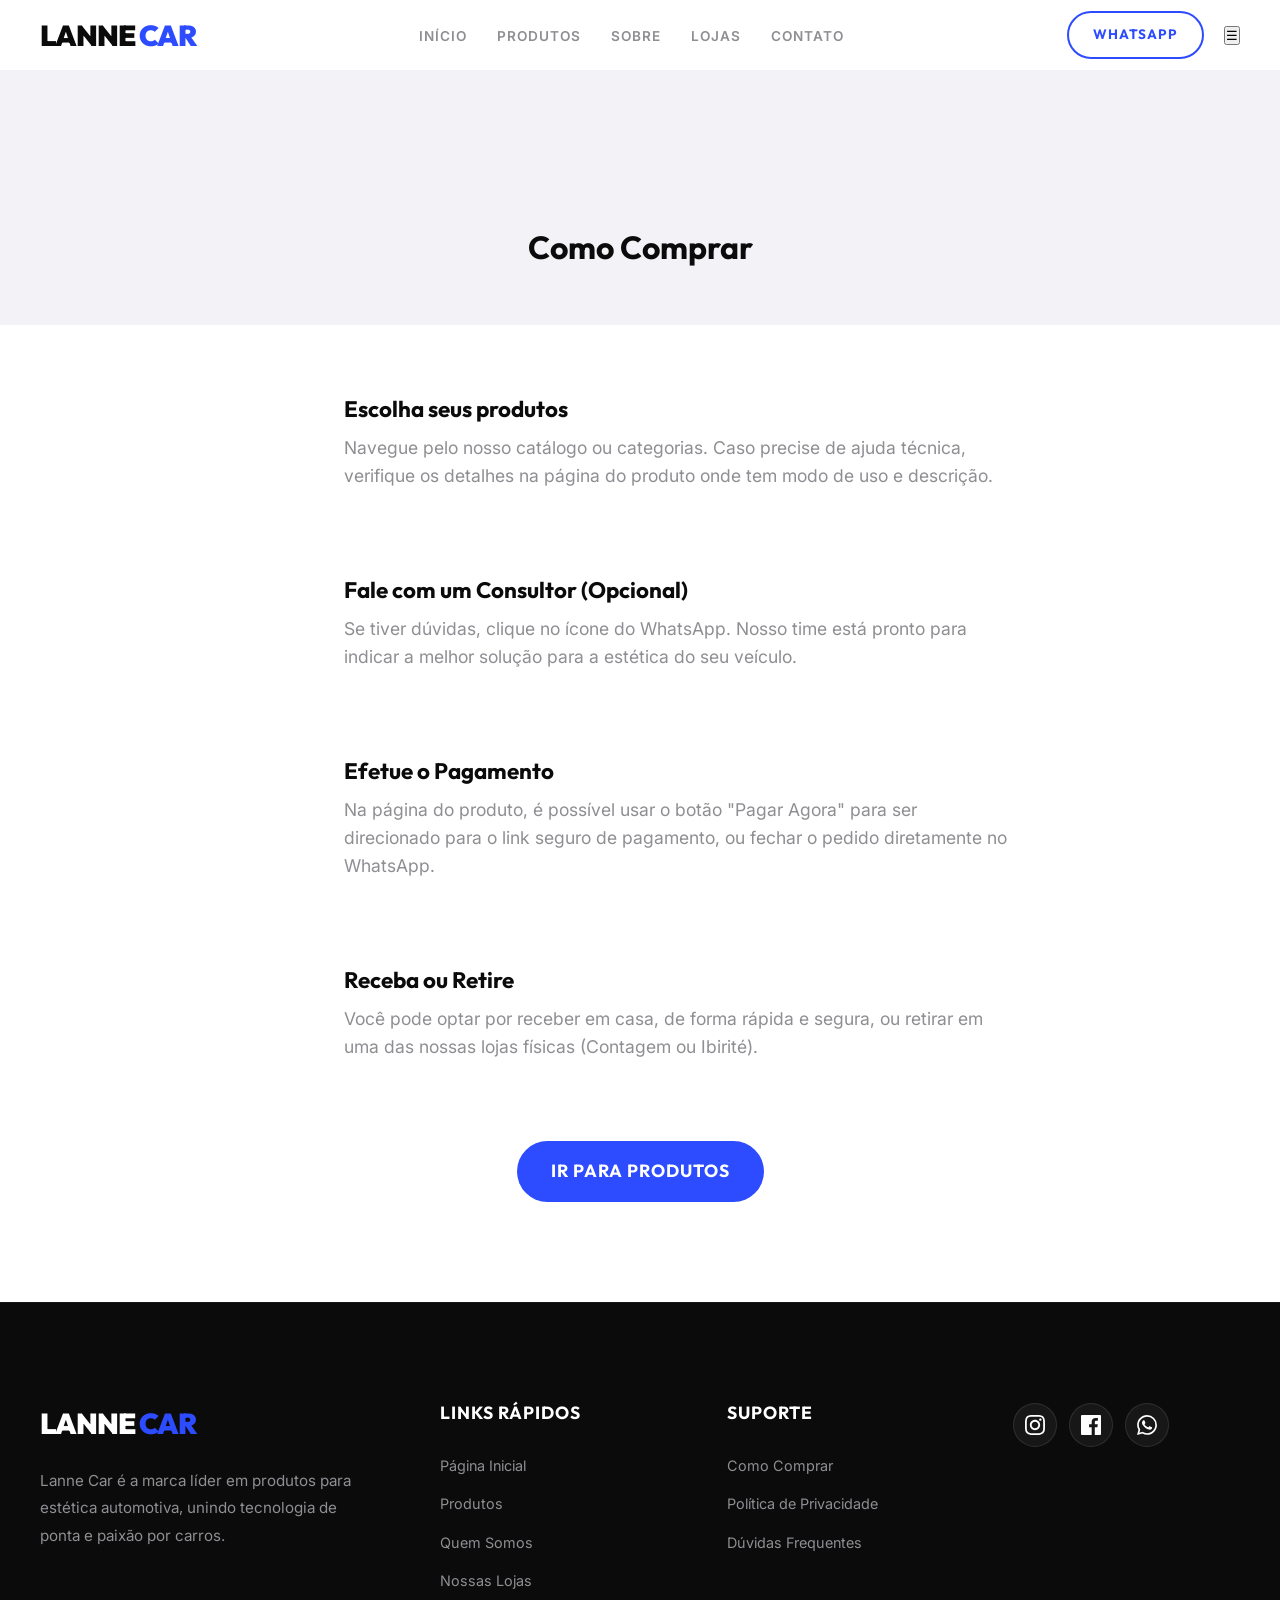
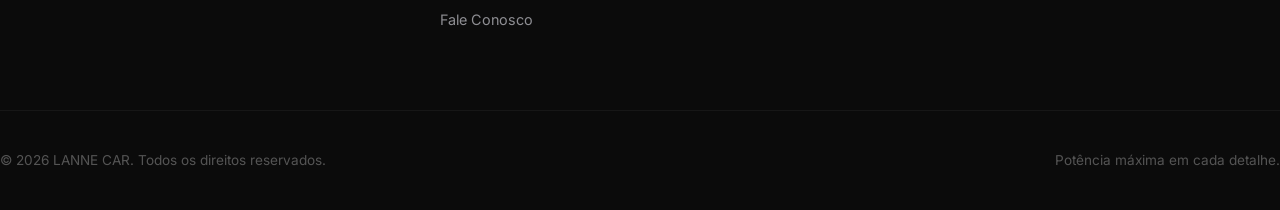
<file: como-comprar.html>
<!DOCTYPE html>
<html lang="pt-BR">
<head>
  <meta charset="UTF-8">
  <meta name="viewport" content="width=device-width, initial-scale=1.0">
  <title>Como Comprar | Lanne Car</title>
  <link rel="icon" type="image/png" href="https://scontent.fsdu4-1.fna.fbcdn.net/v/t1.15752-9/660948894_961454283005131_7601419460369613948_n.png?stp=dst-png_s480x480&_nc_cat=104&ccb=1-7&_nc_sid=0024fc&_nc_ohc=mJZyaBDKS7AQ7kNvwHvlDQ8&_nc_oc=Adqmt0sM0Fbmg-bQr2sOGzH-_mkMLDlBms2aUweGAhyrxts8bx9t1x0LIhRByRxDQFmzbzq97hFnvZgyqr-ss69I&_nc_ad=z-m&_nc_cid=1295&_nc_zt=23&_nc_ht=scontent.fsdu4-1.fna&_nc_ss=7a32e&oh=03_Q7cD5AGkzr9L77WL-gCHNC8WJWsJtWjnVPq7baq5R8Hk63WqEA&oe=69F732B8" />
  <link rel="stylesheet" href="style.css">
  <style>
    .support-header {
      padding: 160px 0 60px;
      text-align: center;
      background: var(--color-soft-gray);
    }
    .support-content {
      max-width: 800px;
      margin: 0 auto;
      padding: 40px 0 100px;
    }
    .step-card {
      background: var(--color-white);
      padding: 32px;
      border-radius: var(--radius);
      border: 1px solid var(--color-gray);
      margin-bottom: 24px;
      display: flex;
      gap: 24px;
      align-items: flex-start;
      box-shadow: var(--shadow);
    }
    .step-num {
      width: 48px;
      height: 48px;
      background: var(--color-blue);
      color: var(--color-white);
      border-radius: 50%;
      display: flex;
      align-items: center;
      justify-content: center;
      font-size: 1.5rem;
      font-weight: 800;
      flex-shrink: 0;
    }
    .step-text h2 {
      font-size: 1.4rem;
      margin-bottom: 12px;
      color: var(--color-black);
    }
    .step-text p {
      color: var(--color-light-gray);
      font-size: 1.1rem;
      line-height: 1.6;
    }
    @media (max-width: 576px) {
      .step-card { flex-direction: column; }
    }
  </style>
</head>
<body>

  <!-- Header -->
  <header id="main-header" class="scrolled">
    <div class="container header-inner">
      <a href="index.html" class="logo">LANNE<span>CAR</span></a>
      <nav>
        <ul class="nav-menu">
          <li><a href="index.html" class="nav-link">Início</a></li>
          <li><a href="produtos.html" class="nav-link">Produtos</a></li>
          <li><a href="sobre.html" class="nav-link">Sobre</a></li>
          <li><a href="lojas.html" class="nav-link">Lojas</a></li>
          <li><a href="contato.html" class="nav-link">Contato</a></li>
        </ul>
      </nav>
      <div class="header-actions">
        <a href="#" class="btn btn-outline js-wpp-link" target="_blank">WhatsApp</a>
        <button id="open-menu" class="mobile-only-btn" aria-label="Abrir Menu">☰</button>
      </div>
    </div>
  </header>

  <div class="support-header">
    <div class="container">
      <h1 class="section-title" style="margin-bottom: 0;">Como <span>Comprar</span></h1>
    </div>
  </div>

  <main class="container support-content">
    
    <div class="step-card">
      <div class="step-num">1</div>
      <div class="step-text">
        <h2>Escolha seus produtos</h2>
        <p>Navegue pelo nosso catálogo ou categorias. Caso precise de ajuda técnica, verifique os detalhes na página do produto onde tem modo de uso e descrição.</p>
      </div>
    </div>
    
    <div class="step-card">
      <div class="step-num">2</div>
      <div class="step-text">
        <h2>Fale com um Consultor (Opcional)</h2>
        <p>Se tiver dúvidas, clique no ícone do WhatsApp. Nosso time está pronto para indicar a melhor solução para a estética do seu veículo.</p>
      </div>
    </div>

    <div class="step-card">
      <div class="step-num">3</div>
      <div class="step-text">
        <h2>Efetue o Pagamento</h2>
        <p>Na página do produto, é possível usar o botão "Pagar Agora" para ser direcionado para o link seguro de pagamento, ou fechar o pedido diretamente no WhatsApp.</p>
      </div>
    </div>

    <div class="step-card">
      <div class="step-num">4</div>
      <div class="step-text">
        <h2>Receba ou Retire</h2>
        <p>Você pode optar por receber em casa, de forma rápida e segura, ou retirar em uma das nossas lojas físicas (Contagem ou Ibirité).</p>
      </div>
    </div>

    <div style="text-align: center; margin-top: 48px;">
      <a href="produtos.html" class="btn btn-primary" style="padding: 16px 32px; font-size: 1.1rem;">Ir para produtos</a>
    </div>

  </main>

  <footer class="main-footer">
    <div class="container">
      <div class="footer-grid">
        <div class="footer-brand">
          <a href="index.html" class="logo">LANNE<span>CAR</span></a>
          <p>Lanne Car é a marca líder em produtos para estética automotiva, unindo tecnologia de ponta e paixão por carros.</p>
        </div>
        
        <div class="footer-column">
          <h4>Links Rápidos</h4>
          <ul class="footer-links">
            <li><a href="index.html">Página Inicial</a></li>
            <li><a href="produtos.html">Produtos</a></li>
            <li><a href="sobre.html">Quem Somos</a></li>
            <li><a href="lojas.html">Nossas Lojas</a></li>
            <li><a href="contato.html">Fale Conosco</a></li>
          </ul>
        </div>

        <div class="footer-column">
          <h4>Suporte</h4>
          <ul class="footer-links">
            <li><a href="como-comprar.html">Como Comprar</a></li>
            <li><a href="politica.html">Política de Privacidade</a></li>
            <li><a href="contato.html">Dúvidas Frequentes</a></li>
          </ul>
        </div>

        <div class="footer-column">
            <div class="footer-social">
            <a href="https://www.instagram.com/lannecar/" class="social-icon" aria-label="Instagram" target="_blank">
              <svg viewBox="0 0 24 24"><path d="M12 2.163c3.204 0 3.584.012 4.85.07 3.252.148 4.771 1.691 4.919 4.919.058 1.265.069 1.645.069 4.849 0 3.205-.012 3.584-.069 4.849-.149 3.225-1.664 4.771-4.919 4.919-1.266.058-1.644.07-4.85.07-3.204 0-3.584-.012-4.849-.07-3.26-.149-4.771-1.699-4.919-4.92-.058-1.265-.07-1.644-.07-4.849 0-3.204.013-3.583.07-4.849.149-3.227 1.664-4.771 4.919-4.919 1.266-.057 1.645-.069 4.849-.069zm0-2.163c-3.259 0-3.667.014-4.947.072-4.358.2-6.78 2.618-6.98 6.98-.059 1.281-.073 1.689-.073 4.948 0 3.259.014 3.668.072 4.948.2 4.358 2.618 6.78 6.98 6.98 1.281.058 1.689.072 4.948.072 3.259 0 3.668-.014 4.948-.072 4.354-.2 6.782-2.618 6.979-6.98.059-1.28.073-1.689.073-4.948 0-3.259-.014-3.667-.072-4.947-.196-4.354-2.617-6.78-6.979-6.98-1.281-.059-1.69-.073-4.949-.073zm0 5.838c-3.403 0-6.162 2.759-6.162 6.162s2.759 6.163 6.162 6.163 6.162-2.759 6.162-6.163c0-3.403-2.759-6.162-6.162-6.162zm0 10.162c-2.209 0-4-1.79-4-4 0-2.209 1.791-4 4-4s4 1.791 4 4c0 2.21-1.791 4-4 4zm6.406-11.845c-.796 0-1.441.645-1.441 1.44s.645 1.44 1.441 1.44c.795 0 1.439-.645 1.439-1.44s-.644-1.44-1.439-1.44z"/></svg>
            </a>
            <a href="https://www.facebook.com/lannecaroficial/" class="social-icon" aria-label="Facebook" target="_blank">
              <svg viewBox="0 0 24 24"><path d="M22.675 0h-21.35c-.732 0-1.325.593-1.325 1.325v21.351c0 .731.593 1.324 1.325 1.324h11.495v-9.294h-3.128v-3.622h3.128v-2.671c0-3.1 1.893-4.788 4.659-4.788 1.325 0 2.463.099 2.795.143v3.24l-1.918.001c-1.504 0-1.795.715-1.795 1.763v2.313h3.587l-.467 3.622h-3.12v9.293h6.116c.73 0 1.323-.593 1.323-1.325v-21.35c0-.732-.593-1.325-1.325-1.325z"/></svg>
            </a>
            <a href="#" class="social-icon js-wpp-link" aria-label="WhatsApp" target="_blank">
              <svg viewBox="0 0 24 24"><path d="M17.472 14.382c-.297-.149-1.758-.867-2.03-.967-.273-.099-.471-.148-.67.15-.197.297-.767.966-.94 1.164-.173.199-.347.223-.644.075-.297-.15-1.255-.463-2.39-1.475-.883-.788-1.48-1.761-1.653-2.059-.173-.297-.018-.458.13-.606.134-.133.298-.347.446-.52.149-.174.198-.298.298-.497.099-.198.05-.371-.025-.52-.075-.149-.669-1.612-.916-2.207-.242-.579-.487-.5-.669-.51-.173-.008-.371-.01-.57-.01-.198 0-.52.074-.792.372-.272.297-1.04 1.016-1.04 2.479 0 1.462 1.065 2.875 1.213 3.074.149.198 2.096 3.2 5.077 4.487.709.306 1.262.489 1.694.625.712.227 1.36.195 1.871.118.571-.085 1.758-.719 2.006-1.413.248-.694.248-1.289.173-1.413-.074-.124-.272-.198-.57-.347m-5.421 7.403h-.004a9.87 9.87 0 01-5.031-1.378l-.361-.214-3.741.982.998-3.648-.235-.374a9.86 9.86 0 01-1.51-5.26c.001-5.45 4.436-9.884 9.888-9.884 2.64 0 5.122 1.03 6.988 2.898a9.825 9.825 0 012.893 6.994c-.003 5.45-4.437 9.884-9.885 9.884m8.413-18.297A11.815 11.815 0 0012.05 0C5.495 0 .16 5.335.157 11.892c0 2.096.547 4.142 1.588 5.945L.057 24l6.305-1.654a11.882 11.882 0 005.683 1.448h.005c6.554 0 11.89-5.335 11.893-11.893a11.821 11.821 0 00-3.48-8.413z"/></svg>
            </a>
          </div>
         </a>
          </div>
        </div>
      </div>
      
      <div class="footer-bottom">
        <p>&copy; 2026 LANNE CAR. Todos os direitos reservados.</p>
        <p>Potência máxima em cada detalhe.</p>
      </div>
    </div>
  </footer>

  <!-- Mobile Menu Overlay -->
  <div id="mobile-menu" class="menu-overlay">
    <div class="menu-card">
      <button id="close-menu" class="menu-close">×</button>
      <nav class="mobile-nav">
        <a href="index.html" class="mobile-link">Início</a>
        <a href="produtos.html" class="mobile-link">Produtos</a>
        <a href="sobre.html" class="mobile-link">Sobre</a>
        <a href="lojas.html" class="mobile-link">Lojas</a>
        <a href="contato.html" class="mobile-link">Contato</a>
      </nav>
    </div>
  </div>

  <script src="script.js"></script>
</body>
</html>
</file>
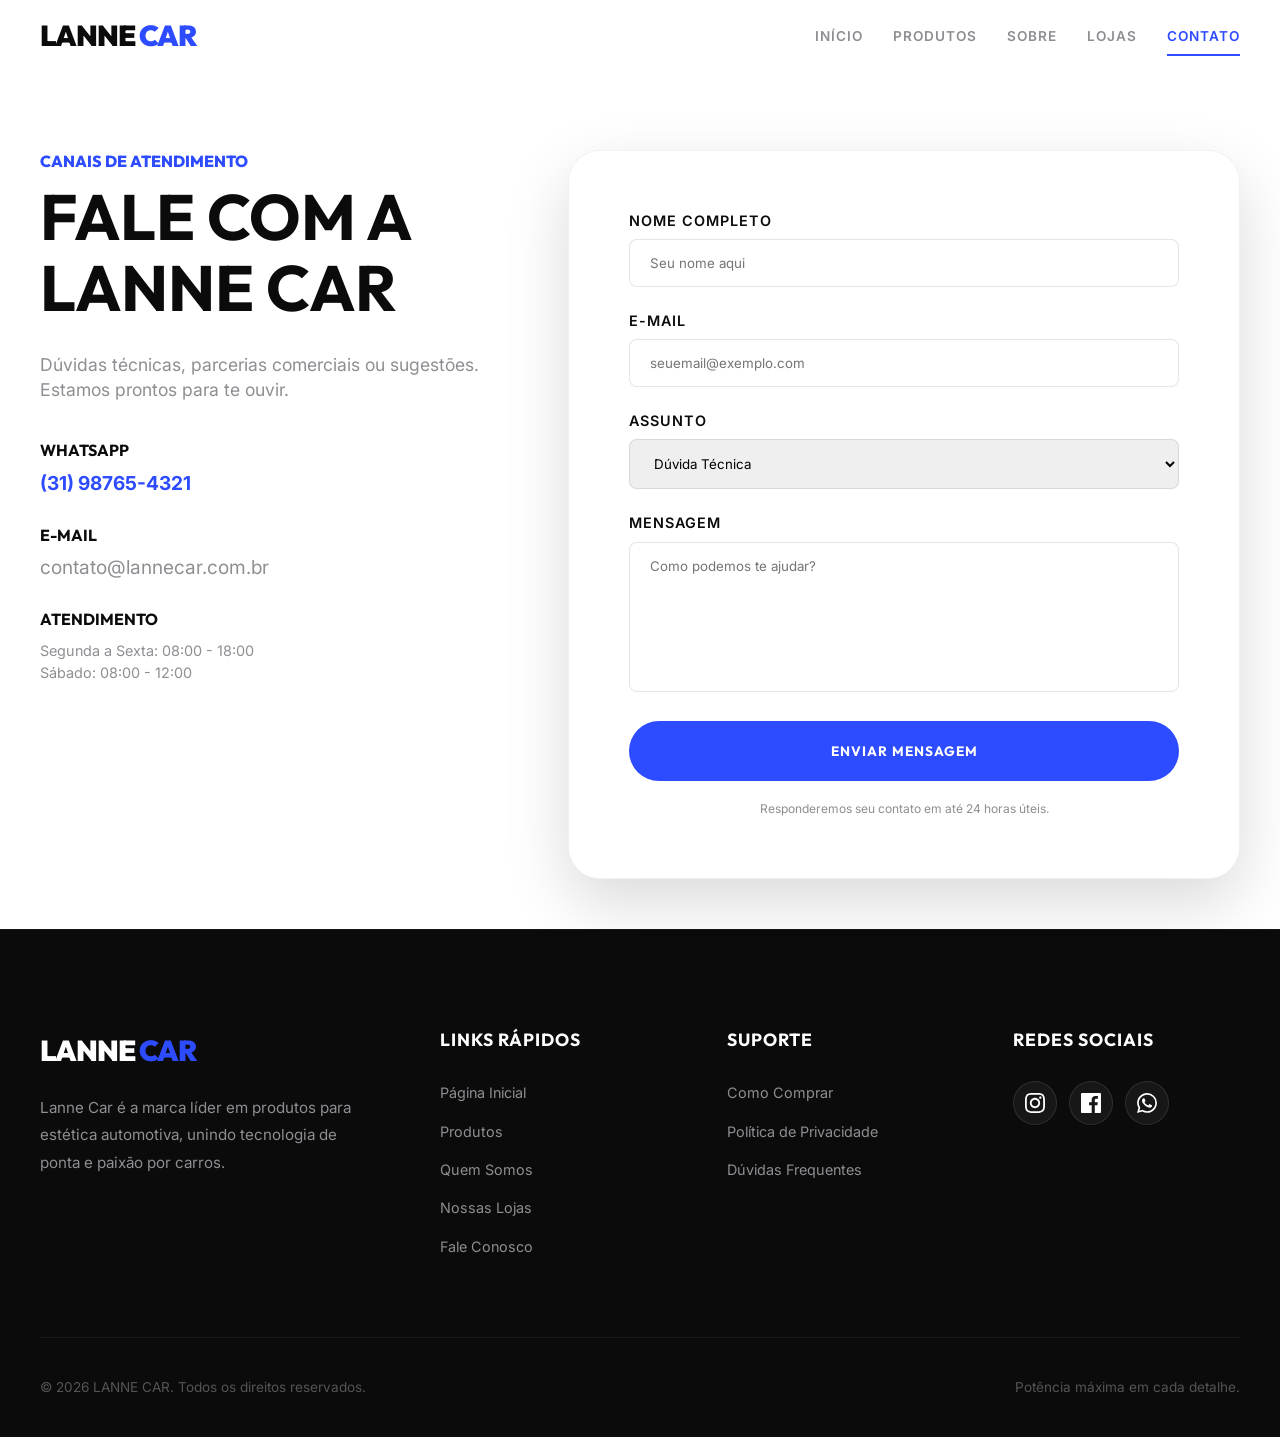
<file: contato.html>
<!DOCTYPE html>
<html lang="pt-BR">
<head>
    <meta charset="UTF-8">
    <meta name="viewport" content="width=device-width, initial-scale=1.0">
    <title>Contato | Lanne Car - Fale Conosco</title>
    
    <link rel="icon" type="image/png" href="https://scontent.fsdu4-1.fna.fbcdn.net/v/t1.15752-9/660948894_961454283005131_7601419460369613948_n.png?stp=dst-png_s480x480&_nc_cat=104&ccb=1-7&_nc_sid=0024fc&_nc_ohc=mJZyaBDKS7AQ7kNvwHvlDQ8&_nc_oc=Adqmt0sM0Fbmg-bQr2sOGzH-_mkMLDlBms2aUweGAhyrxts8bx9t1x0LIhRByRxDQFmzbzq97hFnvZgyqr-ss69I&_nc_ad=z-m&_nc_cid=1295&_nc_zt=23&_nc_ht=scontent.fsdu4-1.fna&_nc_ss=7a32e&oh=03_Q7cD5AGkzr9L77WL-gCHNC8WJWsJtWjnVPq7baq5R8Hk63WqEA&oe=69F732B8" />
    <link rel="stylesheet" href="style.css">
    <style>
        .contact-form-wrap {
            background: var(--color-white);
            border-radius: var(--radius-lg);
            padding: 60px;
            box-shadow: var(--shadow-lg);
            border: 1px solid rgba(0,0,0,0.05);
        }

        .form-group {
            margin-bottom: 24px;
        }

        .form-label {
            display: block;
            margin-bottom: 8px;
            font-weight: 600;
            font-size: 0.9rem;
            text-transform: uppercase;
            letter-spacing: 1px;
        }

        .form-control {
            width: 100%;
            padding: 15px 20px;
            border-radius: var(--radius-sm);
            border: 1px solid rgba(0,0,0,0.1);
            font-family: var(--font-body);
            outline: none;
            transition: var(--transition-smooth);
        }

        .form-control:focus {
            border-color: var(--color-primary);
            box-shadow: var(--shadow-sm);
        }

        textarea.form-control {
            height: 150px;
            resize: none;
        }

        @media (max-width: 768px) {
            .contact-form-wrap { padding: 30px; }
        }
    </style>
</head>
<body style="padding-top: 100px;">

    <!-- Header -->
    <header id="main-header" class="scrolled">
        <div class="container header-inner">
            <a href="index.html" class="logo">LANNE<span>CAR</span></a>
            <ul class="nav-menu">
                <li><a href="index.html" class="nav-link">Início</a></li>
                <li><a href="produtos.html" class="nav-link">Produtos</a></li>
                <li><a href="sobre.html" class="nav-link">Sobre</a></li>
                <li><a href="lojas.html" class="nav-link">Lojas</a></li>
                <li><a href="contato.html" class="nav-link active">Contato</a></li>
            </ul>
        </div>
    </header>

    <main class="section">
        <div class="container contact-container">
            <div class="contact-info">
                <span class="label-accent">Canais de Atendimento</span>
                <h1 class="contact-title">Fale com a Lanne Car</h1>
                <p class="contact-desc">
                    Dúvidas técnicas, parcerias comerciais ou sugestões. Estamos prontos para te ouvir.
                </p>
                <div class="contact-methods">
                    <div class="method-item">
                        <h4 class="method-label">WhatsApp</h4>
                        <a href="#" class="js-wpp-link method-link">(31) 98765-4321</a>
                    </div>
                    <div class="method-item">
                        <h4 class="method-label">E-mail</h4>
                        <span class="method-text">contato@lannecar.com.br</span>
                    </div>
                    <div class="method-item">
                        <h4 class="method-label">Atendimento</h4>
                        <span class="method-subtext">Segunda a Sexta: 08:00 - 18:00<br>Sábado: 08:00 - 12:00</span>
                    </div>
                </div>
            </div>
            <div class="contact-form-side">
                <form class="contact-form-wrap">
                    <div class="form-group">
                        <label class="form-label">Nome Completo</label>
                        <input type="text" class="form-control" placeholder="Seu nome aqui">
                    </div>
                    <div class="form-group">
                        <label class="form-label">E-mail</label>
                        <input type="email" class="form-control" placeholder="seuemail@exemplo.com">
                    </div>
                    <div class="form-group">
                        <label class="form-label">Assunto</label>
                        <select class="form-control">
                            <option>Dúvida Técnica</option>
                            <option>Pedido de Revenda</option>
                            <option>Elogios / Sugestões</option>
                            <option>Outros</option>
                        </select>
                    </div>
                    <div class="form-group">
                        <label class="form-label">Mensagem</label>
                        <textarea class="form-control" placeholder="Como podemos te ajudar?"></textarea>
                    </div>
                    <button type="submit" class="btn btn-primary" style="width: 100%; height: 60px;">ENVIAR MENSAGEM</button>
                    <p class="form-meta">Responderemos seu contato em até 24 horas úteis.</p>
                </form>
            </div>
        </div>
    </main>

  <footer class="main-footer">
    <div class="container">
      <div class="footer-grid">
        <div class="footer-brand">
          <a href="index.html" class="logo">LANNE<span>CAR</span></a>
          <p>Lanne Car é a marca líder em produtos para estética automotiva, unindo tecnologia de ponta e paixão por carros.</p>
        </div>
        
        <div class="footer-column">
          <h4>Links Rápidos</h4>
          <ul class="footer-links">
            <li><a href="index.html">Página Inicial</a></li>
            <li><a href="produtos.html">Produtos</a></li>
            <li><a href="sobre.html">Quem Somos</a></li>
            <li><a href="lojas.html">Nossas Lojas</a></li>
            <li><a href="contato.html">Fale Conosco</a></li>
          </ul>
        </div>

        <div class="footer-column">
          <h4>Suporte</h4>
          <ul class="footer-links">
            <li><a href="como-comprar.html">Como Comprar</a></li>
            <li><a href="politica.html">Política de Privacidade</a></li>
            <li><a href="contato.html">Dúvidas Frequentes</a></li>
          </ul>
        </div>

        <div class="footer-column">
          <h4>Redes Sociais</h4>
          <div class="footer-social">
            <a href="https://www.instagram.com/lannecar/" class="social-icon" aria-label="Instagram" target="_blank">
              <svg viewBox="0 0 24 24"><path d="M12 2.163c3.204 0 3.584.012 4.85.07 3.252.148 4.771 1.691 4.919 4.919.058 1.265.069 1.645.069 4.849 0 3.205-.012 3.584-.069 4.849-.149 3.225-1.664 4.771-4.919 4.919-1.266.058-1.644.07-4.85.07-3.204 0-3.584-.012-4.849-.07-3.26-.149-4.771-1.699-4.919-4.92-.058-1.265-.07-1.644-.07-4.849 0-3.204.013-3.583.07-4.849.149-3.227 1.664-4.771 4.919-4.919 1.266-.057 1.645-.069 4.849-.069zm0-2.163c-3.259 0-3.667.014-4.947.072-4.358.2-6.78 2.618-6.98 6.98-.059 1.281-.073 1.689-.073 4.948 0 3.259.014 3.668.072 4.948.2 4.358 2.618 6.78 6.98 6.98 1.281.058 1.689.072 4.948.072 3.259 0 3.668-.014 4.948-.072 4.354-.2 6.782-2.618 6.979-6.98.059-1.28.073-1.689.073-4.948 0-3.259-.014-3.667-.072-4.947-.196-4.354-2.617-6.78-6.979-6.98-1.281-.059-1.69-.073-4.949-.073zm0 5.838c-3.403 0-6.162 2.759-6.162 6.162s2.759 6.163 6.162 6.163 6.162-2.759 6.162-6.163c0-3.403-2.759-6.162-6.162-6.162zm0 10.162c-2.209 0-4-1.79-4-4 0-2.209 1.791-4 4-4s4 1.791 4 4c0 2.21-1.791 4-4 4zm6.406-11.845c-.796 0-1.441.645-1.441 1.44s.645 1.44 1.441 1.44c.795 0 1.439-.645 1.439-1.44s-.644-1.44-1.439-1.44z"/></svg>
            </a>
            <a href="https://www.facebook.com/lannecaroficial/" class="social-icon" aria-label="Facebook" target="_blank">
              <svg viewBox="0 0 24 24"><path d="M22.675 0h-21.35c-.732 0-1.325.593-1.325 1.325v21.351c0 .731.593 1.324 1.325 1.324h11.495v-9.294h-3.128v-3.622h3.128v-2.671c0-3.1 1.893-4.788 4.659-4.788 1.325 0 2.463.099 2.795.143v3.24l-1.918.001c-1.504 0-1.795.715-1.795 1.763v2.313h3.587l-.467 3.622h-3.12v9.293h6.116c.73 0 1.323-.593 1.323-1.325v-21.35c0-.732-.593-1.325-1.325-1.325z"/></svg>
            </a>
            <a href="#" class="social-icon js-wpp-link" aria-label="WhatsApp" target="_blank">
              <svg viewBox="0 0 24 24"><path d="M17.472 14.382c-.297-.149-1.758-.867-2.03-.967-.273-.099-.471-.148-.67.15-.197.297-.767.966-.94 1.164-.173.199-.347.223-.644.075-.297-.15-1.255-.463-2.39-1.475-.883-.788-1.48-1.761-1.653-2.059-.173-.297-.018-.458.13-.606.134-.133.298-.347.446-.52.149-.174.198-.298.298-.497.099-.198.05-.371-.025-.52-.075-.149-.669-1.612-.916-2.207-.242-.579-.487-.5-.669-.51-.173-.008-.371-.01-.57-.01-.198 0-.52.074-.792.372-.272.297-1.04 1.016-1.04 2.479 0 1.462 1.065 2.875 1.213 3.074.149.198 2.096 3.2 5.077 4.487.709.306 1.262.489 1.694.625.712.227 1.36.195 1.871.118.571-.085 1.758-.719 2.006-1.413.248-.694.248-1.289.173-1.413-.074-.124-.272-.198-.57-.347m-5.421 7.403h-.004a9.87 9.87 0 01-5.031-1.378l-.361-.214-3.741.982.998-3.648-.235-.374a9.86 9.86 0 01-1.51-5.26c.001-5.45 4.436-9.884 9.888-9.884 2.64 0 5.122 1.03 6.988 2.898a9.825 9.825 0 012.893 6.994c-.003 5.45-4.437 9.884-9.885 9.884m8.413-18.297A11.815 11.815 0 0012.05 0C5.495 0 .16 5.335.157 11.892c0 2.096.547 4.142 1.588 5.945L.057 24l6.305-1.654a11.882 11.882 0 005.683 1.448h.005c6.554 0 11.89-5.335 11.893-11.893a11.821 11.821 0 00-3.48-8.413z"/></svg>
            </a>
          </div>
        </div>
      </div>
      
      <div class="footer-bottom">
        <p>&copy; 2026 LANNE CAR. Todos os direitos reservados.</p>
        <p>Potência máxima em cada detalhe.</p>
      </div>
    </div>
  </footer>

    <!-- Mobile Menu Overlay -->
  <div id="mobile-menu" class="menu-overlay">
    <div class="menu-card">
      <button id="close-menu" class="menu-close">×</button>
      <nav class="mobile-nav">
        <a href="index.html" class="mobile-link">Início</a>
        <a href="produtos.html" class="mobile-link">Produtos</a>
        <a href="sobre.html" class="mobile-link">Sobre</a>
        <a href="lojas.html" class="mobile-link">Lojas</a>
        <a href="contato.html" class="mobile-link">Contato</a>
      </nav>
    </div>
  </div>

  <script src="script.js"></script>
</body>
</html>
</file>
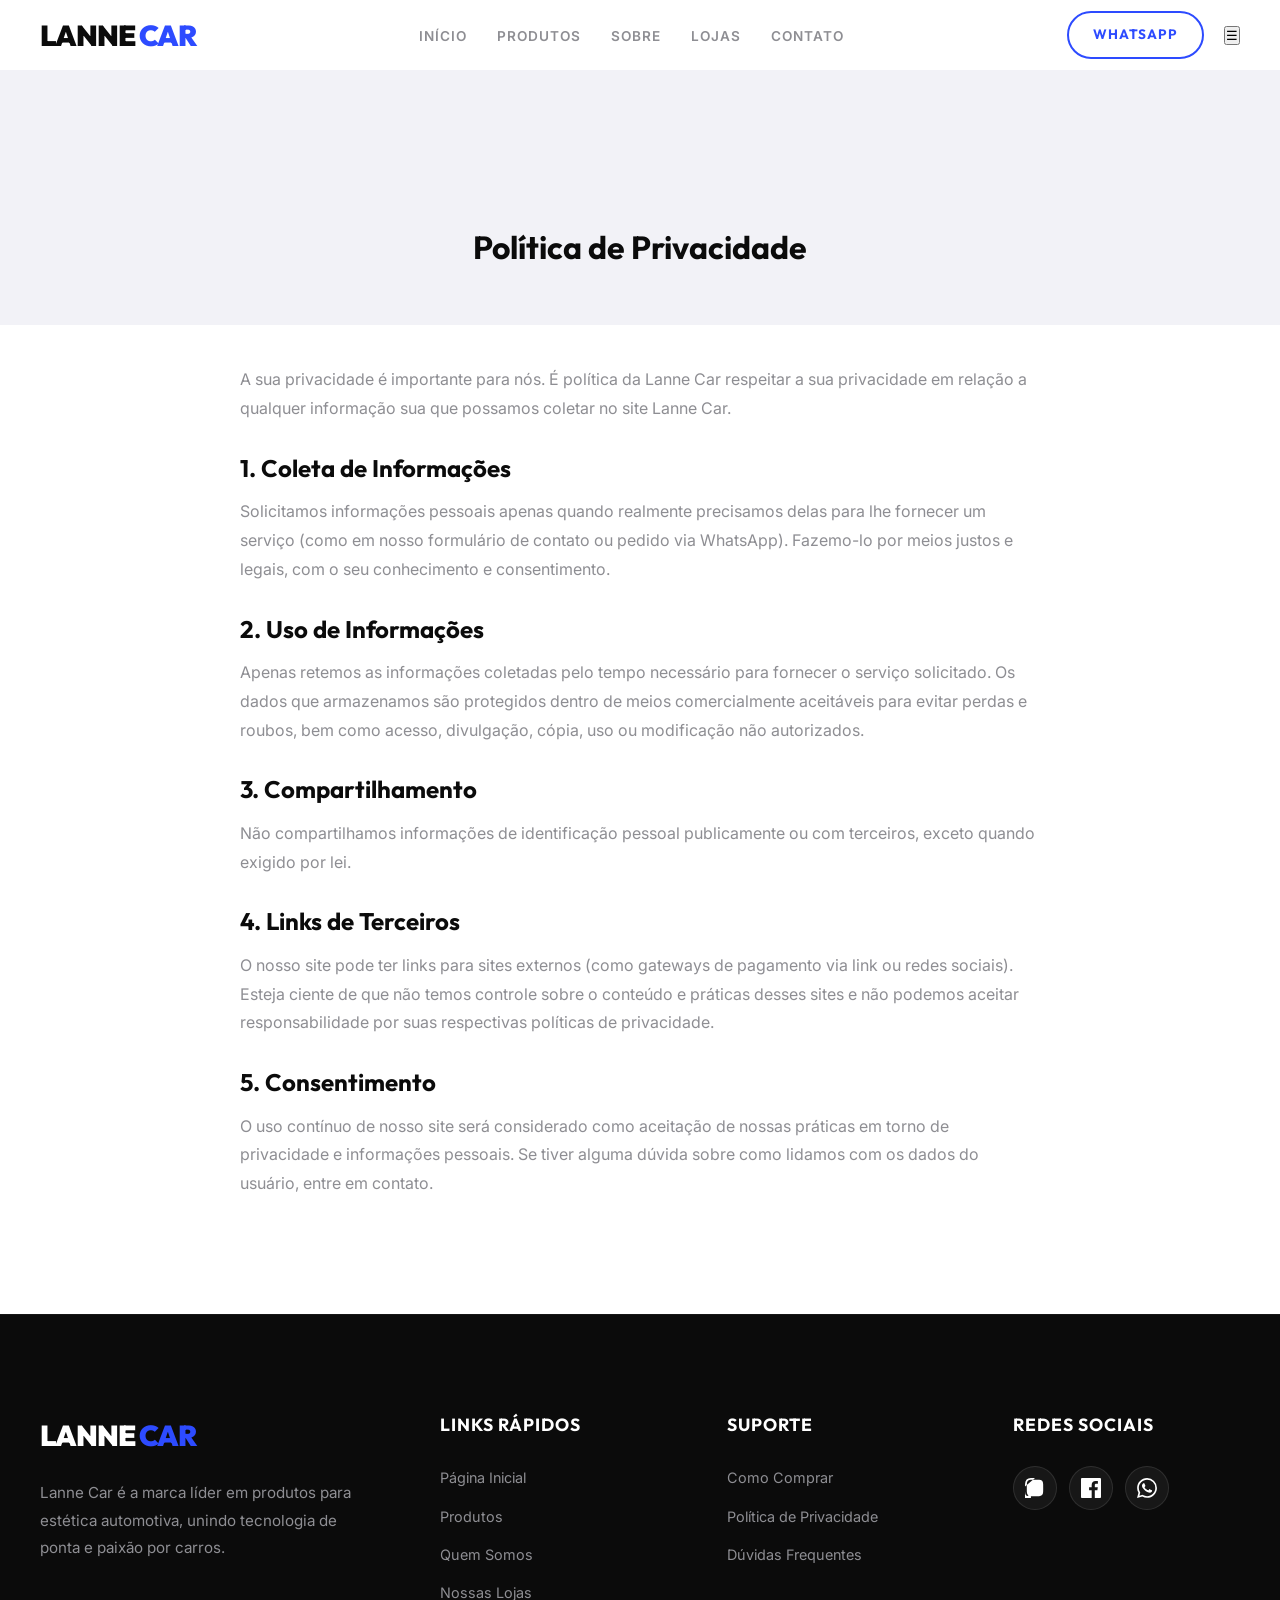
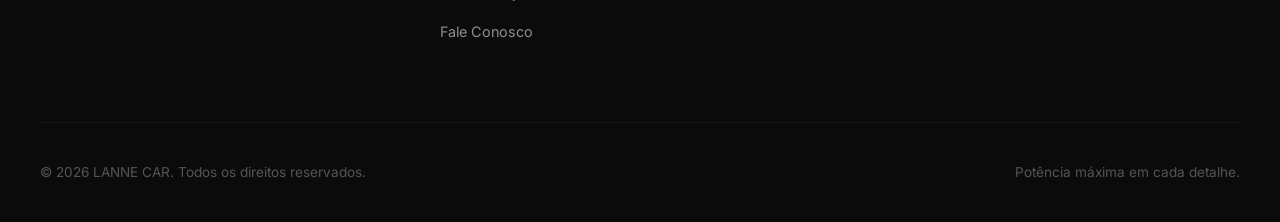
<file: politica.html>
<!DOCTYPE html>
<html lang="pt-BR">
<head>
  <meta charset="UTF-8">
  <meta name="viewport" content="width=device-width, initial-scale=1.0">
  <title>Política de Privacidade | Lanne Car</title>
  <link rel="icon" type="image/png" href="https://scontent.fsdu4-1.fna.fbcdn.net/v/t1.15752-9/660948894_961454283005131_7601419460369613948_n.png?stp=dst-png_s480x480&_nc_cat=104&ccb=1-7&_nc_sid=0024fc&_nc_ohc=mJZyaBDKS7AQ7kNvwHvlDQ8&_nc_oc=Adqmt0sM0Fbmg-bQr2sOGzH-_mkMLDlBms2aUweGAhyrxts8bx9t1x0LIhRByRxDQFmzbzq97hFnvZgyqr-ss69I&_nc_ad=z-m&_nc_cid=1295&_nc_zt=23&_nc_ht=scontent.fsdu4-1.fna&_nc_ss=7a32e&oh=03_Q7cD5AGkzr9L77WL-gCHNC8WJWsJtWjnVPq7baq5R8Hk63WqEA&oe=69F732B8" />
  <link rel="stylesheet" href="style.css">
  <style>
    .support-header {
      padding: 160px 0 60px;
      text-align: center;
      background: var(--color-soft-gray);
    }
    .support-content {
      max-width: 800px;
      margin: 0 auto;
      padding: 40px 0 100px;
      color: var(--color-light-gray);
    }
    .support-content h2 {
      color: var(--color-black);
      margin: 32px 0 16px;
      font-size: 1.5rem;
    }
    .support-content p {
      margin-bottom: 16px;
      line-height: 1.8;
    }
  </style>
</head>
<body>

  <!-- Header -->
  <header id="main-header" class="scrolled">
    <div class="container header-inner">
      <a href="index.html" class="logo">LANNE<span>CAR</span></a>
      <nav>
        <ul class="nav-menu">
          <li><a href="index.html" class="nav-link">Início</a></li>
          <li><a href="produtos.html" class="nav-link">Produtos</a></li>
          <li><a href="sobre.html" class="nav-link">Sobre</a></li>
          <li><a href="lojas.html" class="nav-link">Lojas</a></li>
          <li><a href="contato.html" class="nav-link">Contato</a></li>
        </ul>
      </nav>
      <div class="header-actions">
        <a href="#" class="btn btn-outline js-wpp-link" target="_blank">WhatsApp</a>
        <button id="open-menu" class="mobile-only-btn" aria-label="Abrir Menu">☰</button>
      </div>
    </div>
  </header>

  <div class="support-header">
    <div class="container">
      <h1 class="section-title" style="margin-bottom: 0;">Política de <span>Privacidade</span></h1>
    </div>
  </div>

  <main class="container support-content">
    <p>A sua privacidade é importante para nós. É política da Lanne Car respeitar a sua privacidade em relação a qualquer informação sua que possamos coletar no site Lanne Car.</p>
    
    <h2>1. Coleta de Informações</h2>
    <p>Solicitamos informações pessoais apenas quando realmente precisamos delas para lhe fornecer um serviço (como em nosso formulário de contato ou pedido via WhatsApp). Fazemo-lo por meios justos e legais, com o seu conhecimento e consentimento.</p>
    
    <h2>2. Uso de Informações</h2>
    <p>Apenas retemos as informações coletadas pelo tempo necessário para fornecer o serviço solicitado. Os dados que armazenamos são protegidos dentro de meios comercialmente aceitáveis para evitar perdas e roubos, bem como acesso, divulgação, cópia, uso ou modificação não autorizados.</p>
    
    <h2>3. Compartilhamento</h2>
    <p>Não compartilhamos informações de identificação pessoal publicamente ou com terceiros, exceto quando exigido por lei.</p>
    
    <h2>4. Links de Terceiros</h2>
    <p>O nosso site pode ter links para sites externos (como gateways de pagamento via link ou redes sociais). Esteja ciente de que não temos controle sobre o conteúdo e práticas desses sites e não podemos aceitar responsabilidade por suas respectivas políticas de privacidade.</p>

    <h2>5. Consentimento</h2>
    <p>O uso contínuo de nosso site será considerado como aceitação de nossas práticas em torno de privacidade e informações pessoais. Se tiver alguma dúvida sobre como lidamos com os dados do usuário, entre em contato.</p>
    
  </main>

  <footer class="main-footer">
    <div class="container">
      <div class="footer-grid">
        <div class="footer-brand">
          <a href="index.html" class="logo">LANNE<span>CAR</span></a>
          <p>Lanne Car é a marca líder em produtos para estética automotiva, unindo tecnologia de ponta e paixão por carros.</p>
        </div>
        
        <div class="footer-column">
          <h4>Links Rápidos</h4>
          <ul class="footer-links">
            <li><a href="index.html">Página Inicial</a></li>
            <li><a href="produtos.html">Produtos</a></li>
            <li><a href="sobre.html">Quem Somos</a></li>
            <li><a href="lojas.html">Nossas Lojas</a></li>
            <li><a href="contato.html">Fale Conosco</a></li>
          </ul>
        </div>

        <div class="footer-column">
          <h4>Suporte</h4>
          <ul class="footer-links">
            <li><a href="como-comprar.html">Como Comprar</a></li>
            <li><a href="politica.html">Política de Privacidade</a></li>
            <li><a href="contato.html">Dúvidas Frequentes</a></li>
          </ul>
        </div>

        <div class="footer-column">
          <h4>Redes Sociais</h4>
          <div class="footer-social">
            <a href="https://www.instagram.com/lannecar/" class="social-icon" aria-label="Instagram" target="_blank">
              <svg viewBox="0 0 24 24"><path d="M12 2.163c3.204 0 3.584.012 4.85.07 3.252.148 4.771 1.691 4.919 4.919.058 1.265.069 1.645.069 4.849 0 3.205-.012 3.584-.069 4.849-.149 3.225-1.664 4.771-4.919 4.919-1.266.058-1.644.07-4.85.07-3.204 0-3.584-.012-4.849-.07-3.26-.149-4.771-1.699-4.919-4.92-.058-1.265-.07-1.644-.07-4.849 0-3.204.013-3.583.07-4.849.149-3.227 1.664-4.771 4.919-4.919 1.266-.057 1.645-.069 4.849-.069zm0-2.163c-3.259 0-3.667.014-4.947.072-4.358.2-6.78 2.618-6.98 6.98-.059 1.281-.073 1.689-.073 4.948 0 3.259.014 3.668.072 4.948.2 4.358 2.618 6.98 6.98 1.281.058 1.689.072 4.948.072 3.259 0 3.668-.014 4.948-.072 4.354-.2 6.782-2.618 6.979-6.98.059-1.28.073-1.689.073-4.948 0-3.259-.014-3.667-.072-4.947-.196-4.354-2.617-6.78-6.979-6.98-1.281-.059-1.69-.073-4.949-.073zm0 5.838c-3.403 0-6.162 2.759-6.162 6.162s2.759 6.163 6.162 6.163 6.162-2.759 6.162-6.163c0-3.403-2.759-6.162-6.162-6.162zm0 10.162c-2.209 0-4-1.79-4-4 0-2.209 1.791-4 4-4s4 1.791 4 4c0 2.21-1.791 4-4 4zm6.406-11.845c-.796 0-1.441.645-1.441 1.44s.645 1.44 1.441 1.44c.795 0 1.439-.645 1.439-1.44s-.644-1.44-1.439-1.44z"/></svg>
            </a>
            <a href="https://www.facebook.com/lannecaroficial/" class="social-icon" aria-label="Facebook" target="_blank">
              <svg viewBox="0 0 24 24"><path d="M22.675 0h-21.35c-.732 0-1.325.593-1.325 1.325v21.351c0 .731.593 1.324 1.325 1.324h11.495v-9.294h-3.128v-3.622h3.128v-2.671c0-3.1 1.893-4.788 4.659-4.788 1.325 0 2.463.099 2.795.143v3.24l-1.918.001c-1.504 0-1.795.715-1.795 1.763v2.313h3.587l-.467 3.622h-3.12v9.293h6.116c.73 0 1.323-.593 1.323-1.325v-21.35c0-.732-.593-1.325-1.325-1.325z"/></svg>
            </a>
            <a href="#" class="social-icon js-wpp-link" aria-label="WhatsApp" target="_blank">
              <svg viewBox="0 0 24 24"><path d="M17.472 14.382c-.297-.149-1.758-.867-2.03-.967-.273-.099-.471-.148-.67.15-.197.297-.767.966-.94 1.164-.173.199-.347.223-.644.075-.297-.15-1.255-.463-2.39-1.475-.883-.788-1.48-1.761-1.653-2.059-.173-.297-.018-.458.13-.606.134-.133.298-.347.446-.52.149-.174.198-.298.298-.497.099-.198.05-.371-.025-.52-.075-.149-.669-1.612-.916-2.207-.242-.579-.487-.5-.669-.51-.173-.008-.371-.01-.57-.01-.198 0-.52.074-.792.372-.272.297-1.04 1.016-1.04 2.479 0 1.462 1.065 2.875 1.213 3.074.149.198 2.096 3.2 5.077 4.487.709.306 1.262.489 1.694.625.712.227 1.36.195 1.871.118.571-.085 1.758-.719 2.006-1.413.248-.694.248-1.289.173-1.413-.074-.124-.272-.198-.57-.347m-5.421 7.403h-.004a9.87 9.87 0 01-5.031-1.378l-.361-.214-3.741.982.998-3.648-.235-.374a9.86 9.86 0 01-1.51-5.26c.001-5.45 4.436-9.884 9.888-9.884 2.64 0 5.122 1.03 6.988 2.898a9.825 9.825 0 012.893 6.994c-.003 5.45-4.437 9.884-9.885 9.884m8.413-18.297A11.815 11.815 0 0012.05 0C5.495 0 .16 5.335.157 11.892c0 2.096.547 4.142 1.588 5.945L.057 24l6.305-1.654a11.882 11.882 0 005.683 1.448h.005c6.554 0 11.89-5.335 11.893-11.893a11.821 11.821 0 00-3.48-8.413z"/></svg>
            </a>
          </div>
        </div>
      </div>
      
      <div class="footer-bottom">
        <p>&copy; 2026 LANNE CAR. Todos os direitos reservados.</p>
        <p>Potência máxima em cada detalhe.</p>
      </div>
    </div>
  </footer>

  <!-- Mobile Menu Overlay -->
  <div id="mobile-menu" class="menu-overlay">
    <div class="menu-card">
      <button id="close-menu" class="menu-close">×</button>
      <nav class="mobile-nav">
        <a href="index.html" class="mobile-link">Início</a>
        <a href="produtos.html" class="mobile-link">Produtos</a>
        <a href="sobre.html" class="mobile-link">Sobre</a>
        <a href="lojas.html" class="mobile-link">Lojas</a>
        <a href="contato.html" class="mobile-link">Contato</a>
      </nav>
    </div>
  </div>

  <script src="script.js"></script>
</body>
</html>
</file>
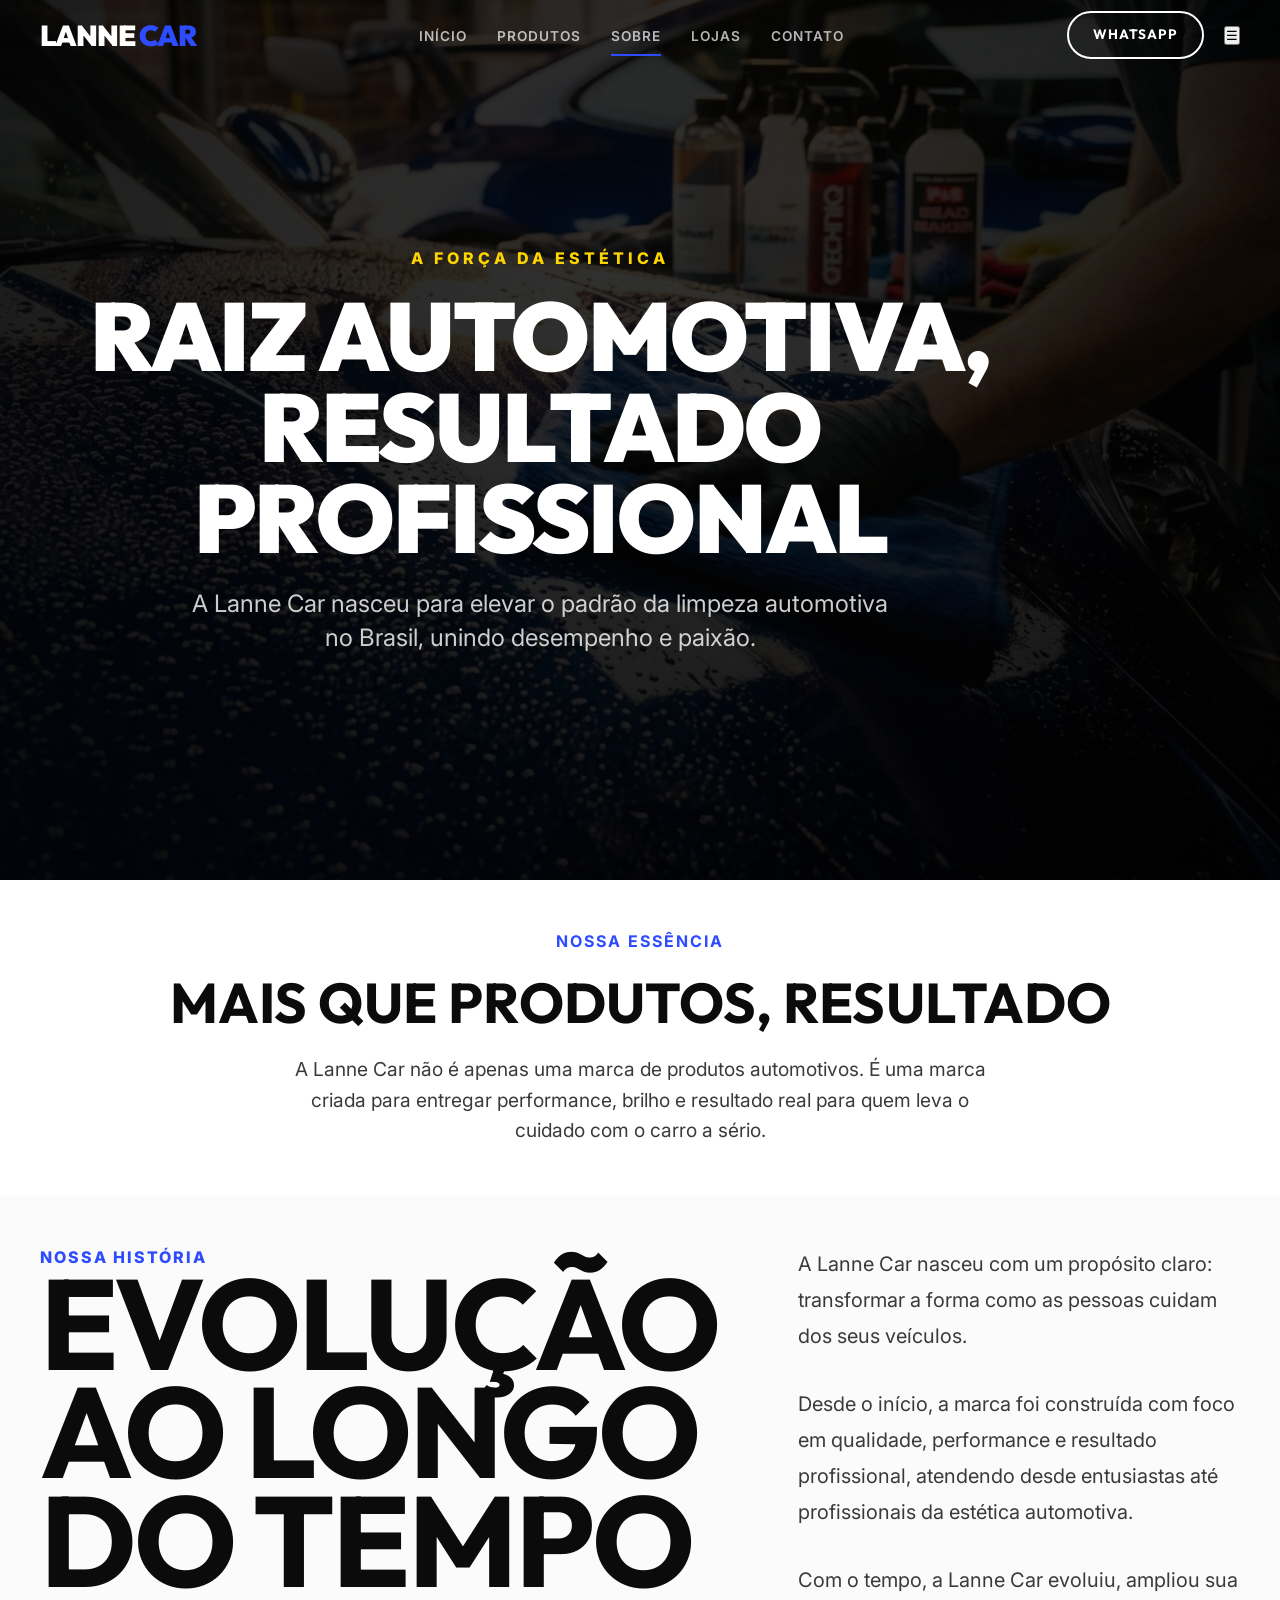
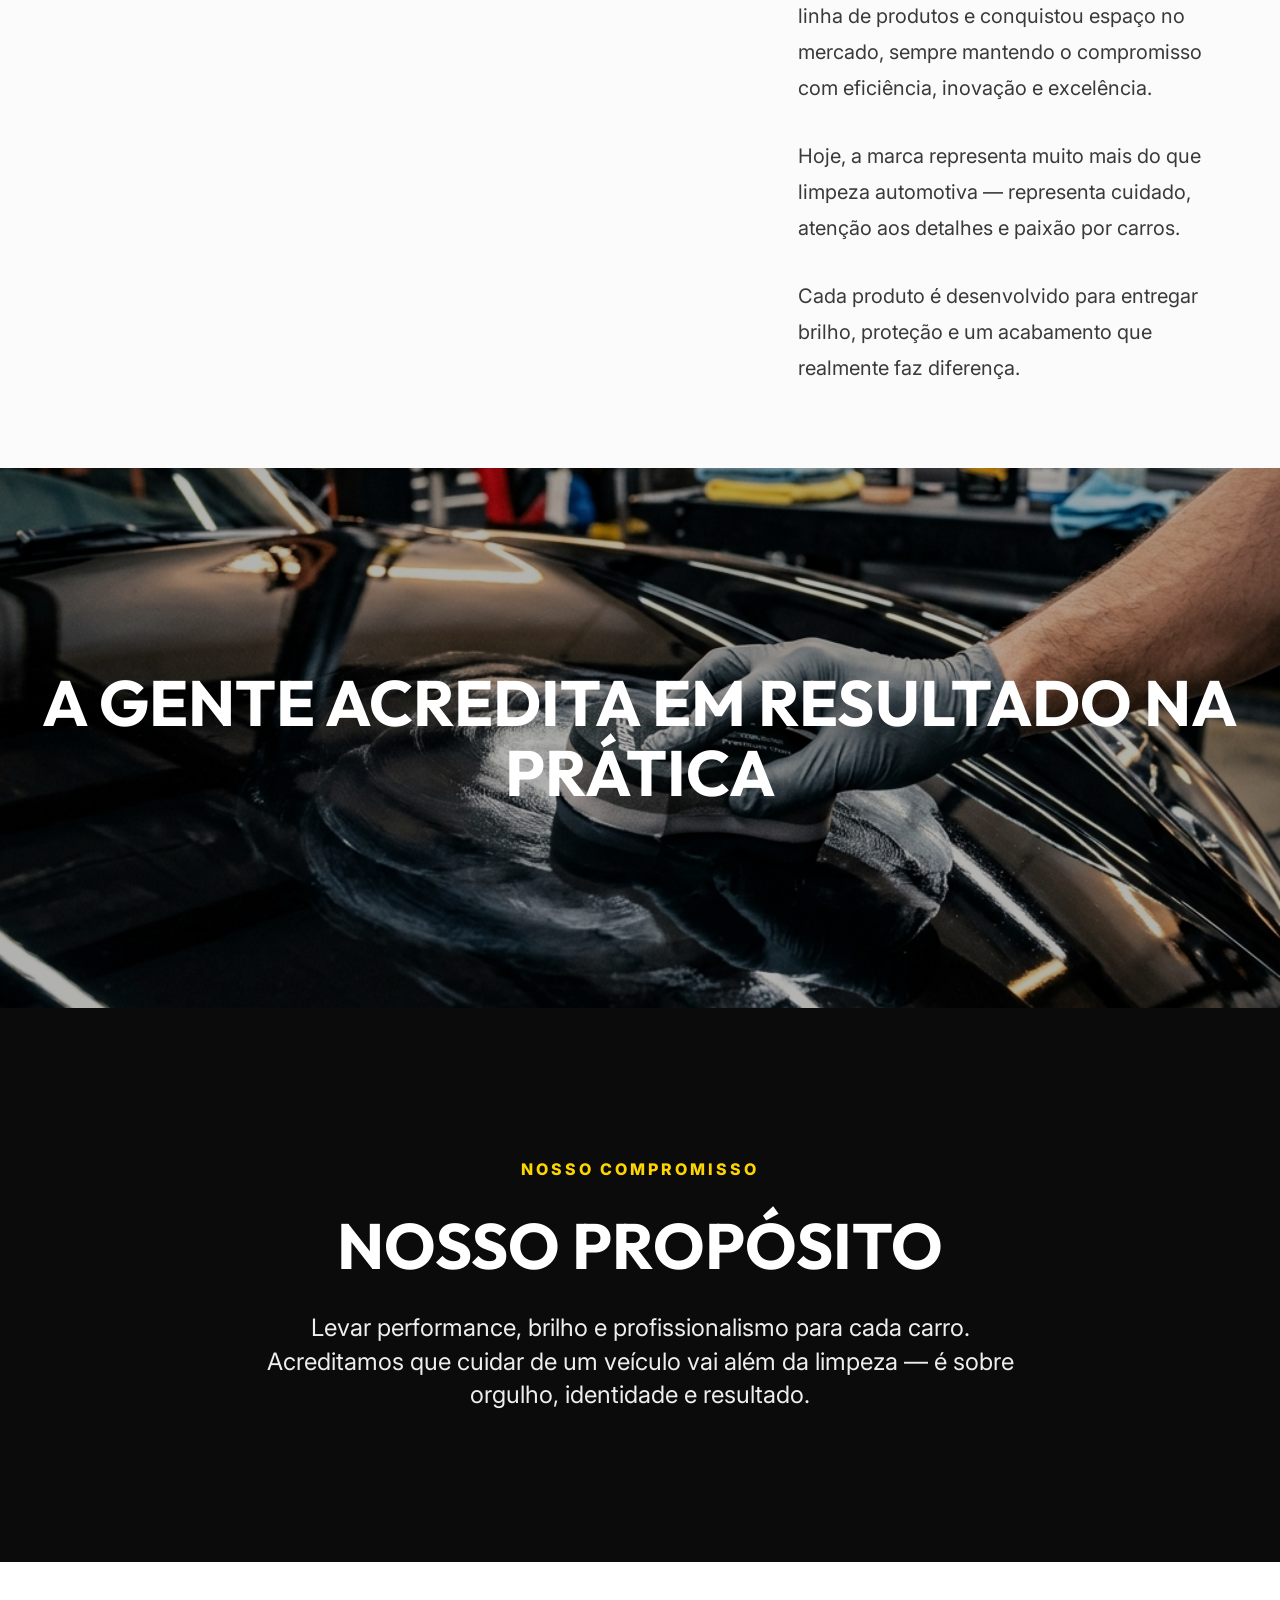
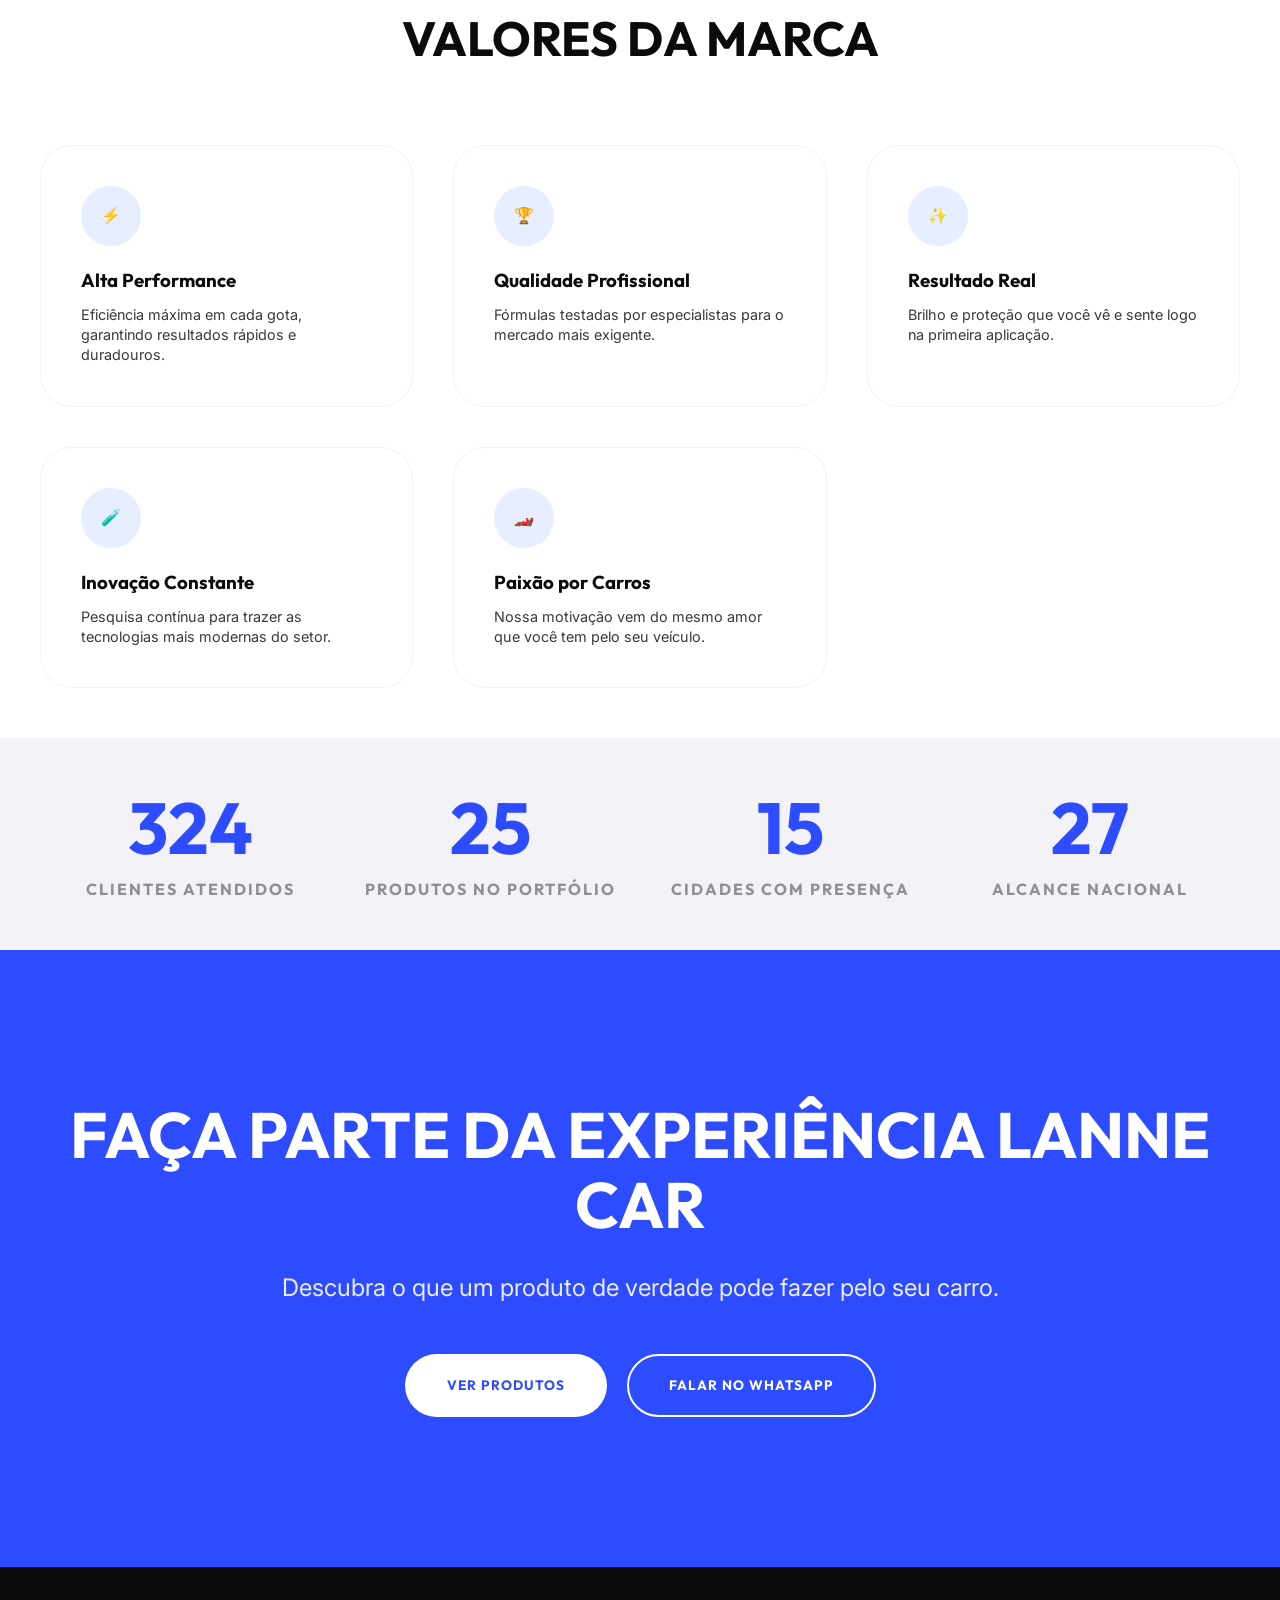
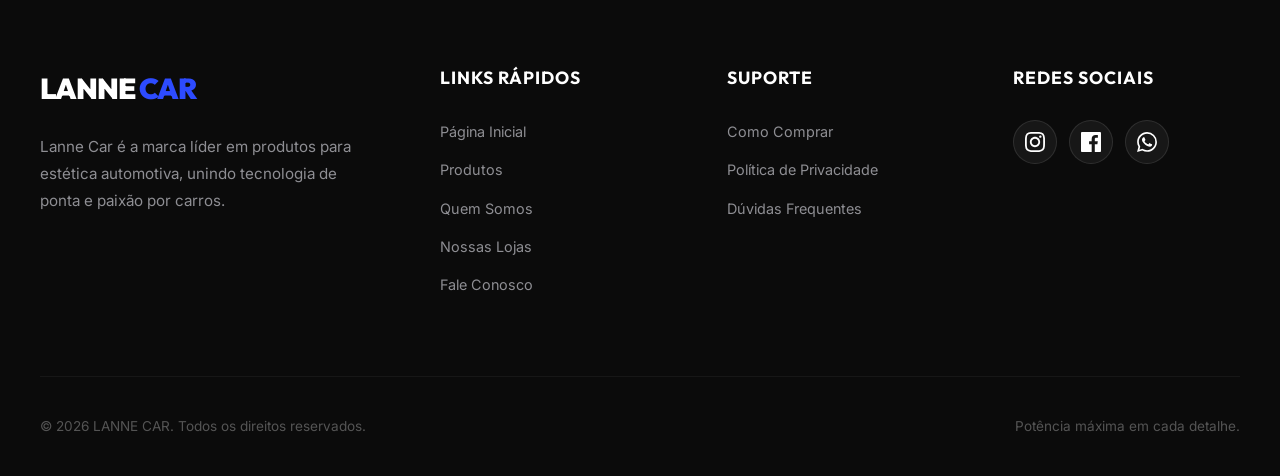
<file: sobre.html>
<!DOCTYPE html>
<html lang="pt-BR">
<head>
    <meta charset="UTF-8">
    <meta name="viewport" content="width=device-width, initial-scale=1.0">
    <title>Sobre Nós | Lanne Car - Nossa História e Propósito</title>
    
    <link rel="icon" type="image/png" href="https://scontent.fsdu4-1.fna.fbcdn.net/v/t1.15752-9/660948894_961454283005131_7601419460369613948_n.png?stp=dst-png_s480x480&_nc_cat=104&ccb=1-7&_nc_sid=0024fc&_nc_ohc=mJZyaBDKS7AQ7kNvwHvlDQ8&_nc_oc=Adqmt0sM0Fbmg-bQr2sOGzH-_mkMLDlBms2aUweGAhyrxts8bx9t1x0LIhRByRxDQFmzbzq97hFnvZgyqr-ss69I&_nc_ad=z-m&_nc_cid=1295&_nc_zt=23&_nc_ht=scontent.fsdu4-1.fna&_nc_ss=7a32e&oh=03_Q7cD5AGkzr9L77WL-gCHNC8WJWsJtWjnVPq7baq5R8Hk63WqEA&oe=69F732B8" />
    <link rel="stylesheet" href="style.css">
</head>
<body>

  <!-- Header -->
  <header id="main-header" class="dark-hero">
    <div class="container header-inner">
      <a href="index.html" class="logo">LANNE<span>CAR</span></a>
      <nav>
        <ul class="nav-menu">
          <li><a href="index.html" class="nav-link">Início</a></li>
          <li><a href="produtos.html" class="nav-link">Produtos</a></li>
          <li><a href="sobre.html" class="nav-link active">Sobre</a></li>
          <li><a href="lojas.html" class="nav-link">Lojas</a></li>
          <li><a href="contato.html" class="nav-link">Contato</a></li>
        </ul>
      </nav>
      <div class="header-actions">
        <a href="#" class="btn btn-outline js-wpp-link" target="_blank">WhatsApp</a>
        <button id="open-menu" class="mobile-only-btn" aria-label="Abrir Menu">☰</button>
      </div>
    </div>
  </header>

    <main>
        <!-- Section: Hero -->
        <section class="about-hero">
            <img src="about-hero.png" alt="Lanne Car Detailing" style="filter: brightness(0.6);">
            <div class="hero-overlay"></div>
            <div class="container">
                <div class="hero-content reveal">
                    <span style="color: var(--color-accent-yellow); font-weight: 800; letter-spacing: 4px; text-transform: uppercase;">A Força da Estética</span>
                    <h1 style="margin-top: 20px;">RAIZ AUTOMOTIVA,<br>RESULTADO PROFISSIONAL</h1>
                    <p style="margin-top: 20px; max-width: 700px; margin-inline: auto;">A Lanne Car nasceu para elevar o padrão da limpeza automotiva no Brasil, unindo desempenho e paixão.</p>
                </div>
            </div>
        </section>

        <!-- Section: Positioning -->
        <section class="section" style="background: #fff; text-align: center;">
            <div class="container">
                <div class="reveal">
                    <span style="color: var(--color-primary); font-weight: 700; text-transform: uppercase; letter-spacing: 2px;">Nossa Essência</span>
                    <h2 style="font-size: 3.5rem; margin: 20px 0; text-transform: uppercase;">Mais que produtos, resultado</h2>
                    <p style="max-width: 700px; margin: 0 auto; font-size: 1.2rem; color: var(--color-medium-gray); line-height: 1.6;">
                        A Lanne Car não é apenas uma marca de produtos automotivos. É uma marca criada para entregar performance, brilho e resultado real para quem leva o cuidado com o carro a sério.
                    </p>
                </div>
            </div>
        </section>

        <!-- Section: History -->
        <section class="section history-section" style="background: #fbfbfb;">
            <div class="container">
                <div style="display: grid; grid-template-columns: 1fr 1.5fr; gap: 80px; align-items: start;">
                    <div class="reveal-left">
                        <span style="color: var(--color-primary); font-weight: 800; text-transform: uppercase; letter-spacing: 2px;">Nossa História</span>
                        <h1>EVOLUÇÃO AO LONGO DO TEMPO</h1>
                    </div>
                    <div class="history-content reveal-right">
                        <p>A Lanne Car nasceu com um propósito claro: transformar a forma como as pessoas cuidam dos seus veículos.</p>
                        <p>Desde o início, a marca foi construída com foco em qualidade, performance e resultado profissional, atendendo desde entusiastas até profissionais da estética automotiva.</p>
                        <p>Com o tempo, a Lanne Car evoluiu, ampliou sua linha de produtos e conquistou espaço no mercado, sempre mantendo o compromisso com eficiência, inovação e excelência.</p>
                        <p>Hoje, a marca representa muito mais do que limpeza automotiva — representa cuidado, atenção aos detalhes e paixão por carros.</p>
                        <p>Cada produto é desenvolvido para entregar brilho, proteção e um acabamento que realmente faz diferença.</p>
                    </div>
                </div>
            </div>
        </section>

        <!-- Section: Detailing Demo (Intercalada) -->
        <section class="section" style="padding: 0; position: relative; height: 60vh; display: flex; align-items: center; justify-content: center; overflow: hidden; background: #000;">
            <img src="about-demo.png" alt="Performance" style="position: absolute; top:0; left:0; width:100%; height:100%; object-fit: cover; opacity: 0.7;">
            <div style="position: relative; z-index: 5; text-align: center; color: #fff;">
                <h2 class="reveal" style="font-size: 4rem; text-transform: uppercase;">A gente acredita em resultado na prática</h2>
            </div>
        </section>

        <!-- Section: Purpose -->
        <section class="purpose-section">
            <div class="container">
                <div class="reveal">
                    <span style="color: var(--color-accent-yellow); font-weight: 800; text-transform: uppercase; letter-spacing: 3px;">Nosso Compromisso</span>
                    <h2 style="font-size: 4rem; margin: 30px 0; text-transform: uppercase;">NOSSO PROPÓSITO</h2>
                    <p style="font-size: 1.5rem; max-width: 800px; margin: 0 auto; color: #eee; line-height: 1.4;">
                        Levar performance, brilho e profissionalismo para cada carro. Acreditamos que cuidar de um veículo vai além da limpeza — é sobre orgulho, identidade e resultado.
                    </p>
                </div>
            </div>
        </section>

        <!-- Section: Values -->
        <section class="section" style="background: #fff;">
            <div class="container">
                <div style="text-align: center; margin-bottom: 80px;">
                    <h2 class="reveal" style="font-size: 3rem; text-transform: uppercase;">Valores da Marca</h2>
                </div>
                <div class="values-grid">
                    <div class="value-card reveal" style="transition-delay: 0.1s;">
                        <div class="value-icon">⚡</div>
                        <h3>Alta Performance</h3>
                        <p style="margin-top: 15px; color: var(--color-medium-gray); font-size: 0.9rem;">Eficiência máxima em cada gota, garantindo resultados rápidos e duradouros.</p>
                    </div>
                    <div class="value-card reveal" style="transition-delay: 0.2s;">
                        <div class="value-icon">🏆</div>
                        <h3>Qualidade Profissional</h3>
                        <p style="margin-top: 15px; color: var(--color-medium-gray); font-size: 0.9rem;">Fórmulas testadas por especialistas para o mercado mais exigente.</p>
                    </div>
                    <div class="value-card reveal" style="transition-delay: 0.3s;">
                        <div class="value-icon">✨</div>
                        <h3>Resultado Real</h3>
                        <p style="margin-top: 15px; color: var(--color-medium-gray); font-size: 0.9rem;">Brilho e proteção que você vê e sente logo na primeira aplicação.</p>
                    </div>
                    <div class="value-card reveal" style="transition-delay: 0.4s;">
                        <div class="value-icon">🧪</div>
                        <h3>Inovação Constante</h3>
                        <p style="margin-top: 15px; color: var(--color-medium-gray); font-size: 0.9rem;">Pesquisa contínua para trazer as tecnologias mais modernas do setor.</p>
                    </div>
                    <div class="value-card reveal" style="transition-delay: 0.5s;">
                        <div class="value-icon">🏎️</div>
                        <h3>Paixão por Carros</h3>
                        <p style="margin-top: 15px; color: var(--color-medium-gray); font-size: 0.9rem;">Nossa motivação vem do mesmo amor que você tem pelo seu veículo.</p>
                    </div>
                </div>
            </div>
        </section>

        <!-- Section: Authority (Counters) -->
        <section class="section counter-section reveal" style="background: var(--color-soft-gray);">
            <div class="container" style="display: grid; grid-template-columns: repeat(auto-fit, minmax(200px, 1fr)); width: 100%;">
                <div class="count-item">
                    <h2 class="count-number" data-target="1500">+0</h2>
                    <span>Clientes Atendidos</span>
                </div>
                <div class="count-item">
                    <h2 class="count-number" data-target="25">+0</h2>
                    <span>Produtos no Portfólio</span>
                </div>
                <div class="count-item">
                    <h2 class="count-number" data-target="15">+0</h2>
                    <span>Cidades com Presença</span>
                </div>
                <div class="count-item">
                    <h2 class="count-number" data-target="100">0%</h2>
                    <span>Alcance Nacional</span>
                </div>
            </div>
        </section>

        <!-- Section: CTA Final -->
        <section class="section" style="background: var(--color-primary); color: #fff; text-align: center; padding: 150px 0;">
            <div class="container reveal">
                <h2 style="font-size: 4rem; text-transform: uppercase;">FAÇA PARTE DA EXPERIÊNCIA LANNE CAR</h2>
                <p style="font-size: 1.5rem; margin: 30px 0 50px; opacity: 0.9;">Descubra o que um produto de verdade pode fazer pelo seu carro.</p>
                <div style="display: flex; gap: 20px; justify-content: center;">
                    <a href="produtos.html" class="btn" style="background:#fff; color: var(--color-primary); padding: 20px 40px;">VER PRODUTOS</a>
                    <a href="#" class="btn btn-outline js-wpp-link" style="border-color:#fff; color:#fff; padding: 20px 40px;">FALAR NO WHATSAPP</a>
                </div>
            </div>
        </section>

    </main>

  <footer class="main-footer">
    <div class="container">
      <div class="footer-grid">
        <div class="footer-brand">
          <a href="index.html" class="logo">LANNE<span>CAR</span></a>
          <p>Lanne Car é a marca líder em produtos para estética automotiva, unindo tecnologia de ponta e paixão por carros.</p>
        </div>
        
        <div class="footer-column">
          <h4>Links Rápidos</h4>
          <ul class="footer-links">
            <li><a href="index.html">Página Inicial</a></li>
            <li><a href="produtos.html">Produtos</a></li>
            <li><a href="sobre.html">Quem Somos</a></li>
            <li><a href="lojas.html">Nossas Lojas</a></li>
            <li><a href="contato.html">Fale Conosco</a></li>
          </ul>
        </div>

        <div class="footer-column">
          <h4>Suporte</h4>
          <ul class="footer-links">
            <li><a href="como-comprar.html">Como Comprar</a></li>
            <li><a href="politica.html">Política de Privacidade</a></li>
            <li><a href="contato.html">Dúvidas Frequentes</a></li>
          </ul>
        </div>

        <div class="footer-column">
          <h4>Redes Sociais</h4>
          <div class="footer-social">
            <a href="https://www.instagram.com/lannecar/" class="social-icon" aria-label="Instagram" target="_blank">
              <svg viewBox="0 0 24 24"><path d="M12 2.163c3.204 0 3.584.012 4.85.07 3.252.148 4.771 1.691 4.919 4.919.058 1.265.069 1.645.069 4.849 0 3.205-.012 3.584-.069 4.849-.149 3.225-1.664 4.771-4.919 4.919-1.266.058-1.644.07-4.85.07-3.204 0-3.584-.012-4.849-.07-3.26-.149-4.771-1.699-4.919-4.92-.058-1.265-.07-1.644-.07-4.849 0-3.204.013-3.583.07-4.849.149-3.227 1.664-4.771 4.919-4.919 1.266-.057 1.645-.069 4.849-.069zm0-2.163c-3.259 0-3.667.014-4.947.072-4.358.2-6.78 2.618-6.98 6.98-.059 1.281-.073 1.689-.073 4.948 0 3.259.014 3.668.072 4.948.2 4.358 2.618 6.78 6.98 6.98 1.281.058 1.689.072 4.948.072 3.259 0 3.668-.014 4.948-.072 4.354-.2 6.782-2.618 6.979-6.98.059-1.28.073-1.689.073-4.948 0-3.259-.014-3.667-.072-4.947-.196-4.354-2.617-6.78-6.979-6.98-1.281-.059-1.69-.073-4.949-.073zm0 5.838c-3.403 0-6.162 2.759-6.162 6.162s2.759 6.163 6.162 6.163 6.162-2.759 6.162-6.163c0-3.403-2.759-6.162-6.162-6.162zm0 10.162c-2.209 0-4-1.79-4-4 0-2.209 1.791-4 4-4s4 1.791 4 4c0 2.21-1.791 4-4 4zm6.406-11.845c-.796 0-1.441.645-1.441 1.44s.645 1.44 1.441 1.44c.795 0 1.439-.645 1.439-1.44s-.644-1.44-1.439-1.44z"/></svg>
            </a>
            <a href="https://www.facebook.com/lannecaroficial/" class="social-icon" aria-label="Facebook" target="_blank">
              <svg viewBox="0 0 24 24"><path d="M22.675 0h-21.35c-.732 0-1.325.593-1.325 1.325v21.351c0 .731.593 1.324 1.325 1.324h11.495v-9.294h-3.128v-3.622h3.128v-2.671c0-3.1 1.893-4.788 4.659-4.788 1.325 0 2.463.099 2.795.143v3.24l-1.918.001c-1.504 0-1.795.715-1.795 1.763v2.313h3.587l-.467 3.622h-3.12v9.293h6.116c.73 0 1.323-.593 1.323-1.325v-21.35c0-.732-.593-1.325-1.325-1.325z"/></svg>
            </a>
            <a href="#" class="social-icon js-wpp-link" aria-label="WhatsApp" target="_blank">
              <svg viewBox="0 0 24 24"><path d="M17.472 14.382c-.297-.149-1.758-.867-2.03-.967-.273-.099-.471-.148-.67.15-.197.297-.767.966-.94 1.164-.173.199-.347.223-.644.075-.297-.15-1.255-.463-2.39-1.475-.883-.788-1.48-1.761-1.653-2.059-.173-.297-.018-.458.13-.606.134-.133.298-.347.446-.52.149-.174.198-.298.298-.497.099-.198.05-.371-.025-.52-.075-.149-.669-1.612-.916-2.207-.242-.579-.487-.5-.669-.51-.173-.008-.371-.01-.57-.01-.198 0-.52.074-.792.372-.272.297-1.04 1.016-1.04 2.479 0 1.462 1.065 2.875 1.213 3.074.149.198 2.096 3.2 5.077 4.487.709.306 1.262.489 1.694.625.712.227 1.36.195 1.871.118.571-.085 1.758-.719 2.006-1.413.248-.694.248-1.289.173-1.413-.074-.124-.272-.198-.57-.347m-5.421 7.403h-.004a9.87 9.87 0 01-5.031-1.378l-.361-.214-3.741.982.998-3.648-.235-.374a9.86 9.86 0 01-1.51-5.26c.001-5.45 4.436-9.884 9.888-9.884 2.64 0 5.122 1.03 6.988 2.898a9.825 9.825 0 012.893 6.994c-.003 5.45-4.437 9.884-9.885 9.884m8.413-18.297A11.815 11.815 0 0012.05 0C5.495 0 .16 5.335.157 11.892c0 2.096.547 4.142 1.588 5.945L.057 24l6.305-1.654a11.882 11.882 0 005.683 1.448h.005c6.554 0 11.89-5.335 11.893-11.893a11.821 11.821 0 00-3.48-8.413z"/></svg>
            </a>
          </div>
        </div>
      </div>
      
      <div class="footer-bottom">
        <p>&copy; 2026 LANNE CAR. Todos os direitos reservados.</p>
        <p>Potência máxima em cada detalhe.</p>
      </div>
    </div>
  </footer>

    <script src="products.js"></script>
    <!-- Mobile Menu Overlay -->
  <div id="mobile-menu" class="menu-overlay">
    <div class="menu-card">
      <button id="close-menu" class="menu-close">×</button>
      <nav class="mobile-nav">
        <a href="index.html" class="mobile-link">Início</a>
        <a href="produtos.html" class="mobile-link">Produtos</a>
        <a href="sobre.html" class="mobile-link">Sobre</a>
        <a href="lojas.html" class="mobile-link">Lojas</a>
        <a href="contato.html" class="mobile-link">Contato</a>
      </nav>
    </div>
  </div>

  <script src="script.js"></script>
</body>
</html>
</file>
<file: style.css>
@import url('https://fonts.googleapis.com/css2?family=Outfit:wght@300;400;500;600;700;800;900&family=Inter:wght@300;400;500;600&display=swap');

:root {
  /* Brand Colors - Premium Automotive Palette (Updated) */
  --color-primary: #2D4BFF; /* Updated Blue */
  --color-primary-dark: #1A35CF;
  --color-primary-light: #E6EEFF;
  --color-accent-yellow: #FFD500; /* New Yellow */
  --color-white: #FFFFFF;
  --color-black: #0B0B0B; /* Updated Black */
  --color-dark-gray: #1C1C1E;
  --color-medium-gray: #3A3A3C;
  --color-light-gray: #8E8E93;
  --color-soft-gray: #F2F2F7;

  /* Typography */
  --font-heading: 'Outfit', sans-serif;
  --font-body: 'Inter', sans-serif;

  /* Effects */
  --transition-fast: 0.2s cubic-bezier(0.4, 0, 0.2, 1);
  --transition-smooth: 0.5s cubic-bezier(0.4, 0, 0.2, 1);
  --transition-slow: 1s cubic-bezier(0.4, 0, 0.2, 1);
  
  --radius-sm: 8px;
  --radius-md: 16px;
  --radius-lg: 32px;
  --radius-pill: 500px;

  --shadow-sm: 0 4px 12px rgba(0, 0, 0, 0.05);
  --shadow-md: 0 12px 32px rgba(0, 0, 0, 0.1);
  --shadow-lg: 0 24px 64px rgba(0, 0, 0, 0.15);
  --glass: blur(16px) saturate(180%);
  --glass-bg: rgba(255, 255, 255, 0.7);
  --glass-dark-bg: rgba(11, 11, 11, 0.7);
}

/* --- Reveal Animations --- */
.reveal {
  opacity: 0;
  transform: translateY(30px);
  transition: opacity 0.8s ease, transform 0.8s ease;
}

.reveal.active {
  opacity: 1;
  transform: translateY(0);
}

.reveal-left {
  opacity: 0;
  transform: translateX(-30px);
  transition: opacity 0.8s ease, transform 0.8s ease;
}

.reveal-left.active {
  opacity: 1;
  transform: translateX(0);
}

.reveal-right {
  opacity: 0;
  transform: translateX(30px);
  transition: opacity 0.8s ease, transform 0.8s ease;
}

.reveal-right.active {
  opacity: 1;
  transform: translateX(0);
}

/* --- About Cinematic Sections --- */
.about-hero {
  position: relative;
  height: 100vh;
  margin-top: -90px; /* Offset global body padding */
  padding-top: 90px; /* Space for the header */
  display: flex;
  align-items: center;
  justify-content: center;
  text-align: center;
  overflow: hidden;
  background: var(--color-black);
}

.about-hero img {
  position: absolute;
  top: 0;
  left: 0;
  width: 100%;
  height: 100%;
  object-fit: cover;
  opacity: 0.6;
}

.history-section h1 {
  font-size: clamp(3rem, 10vw, 8rem);
  line-height: 0.85;
  color: var(--color-black);
  margin-bottom: 2rem;
  letter-spacing: -3px;
}

.history-content p {
  font-size: 1.25rem;
  line-height: 1.8;
  color: var(--color-medium-gray);
  margin-bottom: 2rem;
  max-width: 800px;
}

.purpose-section {
  background-color: var(--color-black);
  color: var(--color-white);
  padding: 150px 0;
  text-align: center;
}

.values-grid {
  display: grid;
  grid-template-columns: repeat(auto-fit, minmax(280px, 1fr));
  gap: 40px;
  margin-top: 60px;
}

.value-card {
  background: var(--color-white);
  padding: 40px;
  border-radius: var(--radius-lg);
  border: 1px solid var(--color-soft-gray);
  transition: var(--transition-smooth);
}

.value-card:hover {
  border-color: var(--color-primary);
  transform: translateY(-5px);
  box-shadow: var(--shadow-md);
}

.value-icon {
  width: 60px;
  height: 60px;
  background: var(--color-primary-light);
  color: var(--color-primary);
  border-radius: 50%;
  display: flex;
  align-items: center;
  justify-content: center;
  margin-bottom: 24px;
}

.counter-section {
  display: grid;
  grid-template-columns: repeat(auto-fit, minmax(200px, 1fr));
  gap: 40px;
  text-align: center;
  padding: 100px 0;
}

.count-item h2 {
  font-size: 4.5rem;
  color: var(--color-primary);
  margin-bottom: 10px;
}

.count-item span {
  font-family: var(--font-heading);
  font-weight: 700;
  text-transform: uppercase;
  color: var(--color-light-gray);
  letter-spacing: 2px;
}

* {
  margin: 0;
  padding: 0;
  box-sizing: border-box;
}

html {
  scroll-behavior: smooth;
  font-size: 16px;
}

body {
  font-family: var(--font-body);
  background-color: var(--color-white);
  color: var(--color-black);
  line-height: 1.4; /* Slightly tighter line height */
  overflow-x: hidden;
  -webkit-font-smoothing: antialiased;
  padding-top: 70px; /* Further reduced from 80px */
}

h1, h2, h3, h4, h5, h6 {
  font-family: var(--font-heading);
  line-height: 1.1;
  font-weight: 700;
}

a {
  text-decoration: none;
  color: inherit;
  transition: var(--transition-fast);
}

ul {
  list-style: none;
}

img {
  max-width: 100%;
  height: auto;
  display: block;
}

/* --- Layout Components --- */
.container {
  width: 100%;
  max-width: 1360px; /* Slightly reduced from 1440px for tighter feel */
  margin: 0 auto;
  padding: 0 40px; /* Reduced from 60px */
}

@media (max-width: 768px) {
  .container { padding: 0 24px; }
}

.section {
  padding: 50px 0; /* Further reduced from 80px */
}

@media (max-width: 768px) {
  .section { padding: 80px 0; }
}

/* --- Navigation Header --- */
header {
  position: fixed;
  top: 0;
  left: 0;
  width: 100%;
  height: 70px; /* Further reduced from 80px */
  display: flex;
  align-items: center;
  z-index: 2000; /* Higher z-index to stay above all content */
  transition: var(--transition-smooth);
}

header.scrolled {
  height: 70px;
  background: var(--glass-bg);
  backdrop-filter: var(--glass);
  box-shadow: var(--shadow-sm);
  border-bottom: 1px solid rgba(0, 0, 0, 0.05);
}

header.dark-hero:not(.scrolled) {
  background: transparent;
}

.header-inner {
  display: flex;
  justify-content: space-between;
  align-items: center;
  width: 100%;
  height: 100%; /* Ensure centering works within header height */
}

.logo {
  font-family: var(--font-heading);
  font-weight: 900;
  font-size: 1.8rem;
  letter-spacing: -1px;
  color: var(--color-black);
  display: flex;
  align-items: center;
  gap: 4px;
}

header.dark-hero:not(.scrolled) .logo {
  color: var(--color-white);
}

.logo span {
  color: var(--color-primary);
}

.nav-menu {
  display: flex;
  gap: 30px; /* Adjusted gap for better balance */
  align-items: center;
}

.nav-link {
  font-size: 0.85rem;
  font-weight: 600;
  text-transform: uppercase;
  letter-spacing: 1px;
  color: var(--color-light-gray);
  position: relative;
  padding: 8px 0;
}

header.dark-hero:not(.scrolled) .nav-link {
  color: rgba(255, 255, 255, 0.7);
}

.nav-link:hover, .nav-link.active {
  color: var(--color-primary);
}

header.dark-hero:not(.scrolled) .nav-link:hover {
  color: var(--color-white);
}

.nav-link::after {
  content: '';
  position: absolute;
  bottom: -4px; /* Slightly lower to not touch text */
  left: 0;
  width: 0;
  height: 2px;
  background-color: var(--color-primary);
  transition: var(--transition-smooth);
}

.nav-link:hover::after, .nav-link.active::after {
  width: 100%;
}

.header-actions {
  display: flex;
  align-items: center;
  gap: 20px;
}

/* --- Buttons --- */
.btn {
  display: inline-flex;
  align-items: center;
  justify-content: center;
  padding: 12px 24px; /* Standardized padding */
  border-radius: var(--radius-pill);
  font-family: var(--font-heading);
  font-weight: 700;
  font-size: 0.85rem; /* Standardized font size */
  text-transform: uppercase;
  letter-spacing: 1px;
  cursor: pointer;
  transition: var(--transition-smooth);
  border: 2px solid transparent; /* Reserve space for borders */
  gap: 8px;
  white-space: nowrap;
}

.btn-primary {
  background-color: var(--color-primary);
  color: var(--color-white);
}

.btn-primary:hover {
  background-color: var(--color-primary-dark);
  transform: translateY(-2px);
  box-shadow: 0 8px 24px rgba(0, 77, 255, 0.3);
}

.btn-outline {
  background-color: transparent;
  border: 2px solid var(--color-primary);
  color: var(--color-primary);
}

.btn-outline:hover {
  background-color: var(--color-primary);
  color: var(--color-white);
}

header.dark-hero:not(.scrolled) .btn-outline {
  border-color: var(--color-white);
  color: var(--color-white);
}

header.dark-hero:not(.scrolled) .btn-outline:hover {
  background-color: var(--color-white);
  color: var(--color-black);
}

/* --- Hero Section --- */
.hero {
  position: relative;
  width: 100%;
  height: 100vh;
  margin-top: -90px; /* Offset the body padding to start from viewport top */
  padding-top: 90px; /* Internal offset to keep content below header */
  display: flex;
  align-items: center;
  justify-content: center;
  overflow: hidden;
  background-color: var(--color-black);
}

.hero-video {
  position: absolute;
  top: 0;
  left: 0;
  width: 100%;
  height: 100%;
  object-fit: cover;
  opacity: 0.75; /* Increased from 0.6 for more impact */
}

.hero-overlay {
  position: absolute;
  top: 0;
  left: 0;
  width: 100%;
  height: 100%;
  background: radial-gradient(circle at center, transparent 20%, rgba(0,0,0,0.5) 100%),
              linear-gradient(to bottom, rgba(0,0,0,0.4) 0%, rgba(0,0,0,0.7) 100%);
}

.hero-content {
  position: relative;
  z-index: 10;
  text-align: center;
  color: var(--color-white);
  max-width: 1000px;
  padding: 0 40px; /* Add internal padding for safe spacing */
}

.hero-content h1 {
  font-size: clamp(2.5rem, 8vw, 6rem); /* Slightly smaller base for mobile */
  font-weight: 900;
  margin-bottom: 24px;
  text-transform: uppercase;
  letter-spacing: -2px;
  line-height: 0.95;
  animation: slideInUp 1s cubic-bezier(0.4, 0, 0.2, 1) forwards;
}

.hero-content p {
  font-size: clamp(1rem, 2vw, 1.5rem);
  color: rgba(255, 255, 255, 0.8);
  margin-bottom: 48px;
  opacity: 0;
  animation: fadeIn 1s 0.3s forwards;
}

.hero-btns {
  display: flex;
  gap: 20px;
  justify-content: center;
  opacity: 0;
  animation: fadeIn 1s 0.6s forwards;
}

/* --- Horizontal Scroll Section --- */
.horizontal-scroll-section {
  background-color: var(--color-soft-gray);
  padding: 100px 0;
  overflow: hidden;
}

.scroll-header {
  display: flex;
  justify-content: space-between;
  align-items: flex-end;
  margin-bottom: 60px;
}

.scroll-title h2 {
  font-size: 3.5rem;
  text-transform: uppercase;
}

.scroll-container {
  display: flex;
  gap: 32px;
  overflow-x: auto;
  padding: 20px 0 60px; /* Removed side padding, handled by container */
  scrollbar-width: none;
  scroll-snap-type: x mandatory;
  cursor: grab;
  max-width: 1440px;
  margin: 0 auto;
}

.scroll-container::-webkit-scrollbar { display: none; }

.product-slide {
  background: var(--color-white);
  border-radius: var(--radius-lg);
  padding: 32px;
  transition: var(--transition-smooth);
  border: 1px solid rgba(0,0,0,0.05); /* Unified card borders */
  box-shadow: var(--shadow-sm);
  display: flex;
  flex-direction: column;
  width: 100%; /* Flexible by default for grids */
}

/* Horizontal Scroll Specifics (Homepage) */
.scroll-container .product-slide {
  flex: 0 0 auto;
  width: 336px; /* Exactly 4 cards visible (1440 - (3 * 32)) / 4 = 336 */
  scroll-snap-align: start;
}

.product-slide:hover {
  transform: translateY(-10px);
  box-shadow: var(--shadow-lg);
  border-color: var(--color-primary);
}

.slide-img {
  width: 100%;
  aspect-ratio: 1;
  background: var(--color-soft-gray);
  border-radius: var(--radius-md);
  margin-bottom: 24px;
  display: flex;
  align-items: center;
  justify-content: center;
  overflow: hidden;
}

.slide-img img {
  width: 100%;
  height: 100%;
  object-fit: cover;
  transition: var(--transition-slow);
}

.product-slide:hover .slide-img img {
  transform: scale(1.1);
}

.slide-content h3 {
  font-size: 1.1rem;
  margin-bottom: 8px;
  text-transform: uppercase;
  color: var(--color-black);
  height: 2.2rem; /* Ensure consistent titles */
  overflow: hidden;
}

.slide-description {
  font-size: 0.8rem;
  color: var(--color-light-gray);
  margin-bottom: 20px;
  display: -webkit-box;
  -webkit-line-clamp: 2;
  line-clamp: 2;
  -webkit-box-orient: vertical;
  overflow: hidden;
  height: 2.4rem;
}

.slide-category {
  color: var(--color-primary);
  font-weight: 700;
  font-size: 0.7rem;
  text-transform: uppercase;
  margin-bottom: 12px;
  display: block;
}

.slide-rating {
  margin-bottom: 12px;
  color: var(--color-primary);
  font-size: 0.8rem;
}

.slide-price {
  font-size: 1.4rem;
  font-weight: 900;
  color: var(--color-primary); /* Blue as per photo */
  margin-bottom: 24px;
  display: block;
}

.slide-actions {
  display: flex;
  flex-direction: column;
  gap: 12px;
}

.slide-actions .btn {
  width: 100% !important;
}

.slide-price {
  font-size: 1.8rem;
  font-weight: 900;
  margin-top: auto;
  color: var(--color-black);
}

/* --- Impact Section --- */
.impact-section {
  background: var(--color-black);
  color: var(--color-white);
  padding: 150px 0;
  text-align: center;
}

.impact-grid {
  display: grid;
  grid-template-columns: repeat(3, 1fr);
  gap: 40px;
}

.impact-item {
  padding: 40px;
}

.impact-item h2 {
  font-size: 4rem;
  margin-bottom: 20px;
  color: var(--color-primary);
}

.impact-item p {
  font-size: 1.2rem;
  color: var(--color-light-gray);
}

/* --- Map Section --- */
#map-section {
  height: 600px;
  width: 100%;
  position: relative;
}

.map-card {
  position: absolute;
  top: 40px;
  left: 40px;
  z-index: 100;
  background: var(--glass-bg);
  backdrop-filter: var(--glass);
  padding: 40px;
  border-radius: var(--radius-lg);
  max-width: 400px;
  box-shadow: var(--shadow-lg);
}

.map-card h2 {
  font-size: 2rem;
  margin-bottom: 24px;
}

.store-list {
  display: flex;
  flex-direction: column;
  gap: 20px;
}

.store-item h4 {
  margin-bottom: 4px;
}

.store-item p {
  font-size: 0.9rem;
  color: var(--color-medium-gray);
}

/* --- Mobile Menu --- */
.menu-overlay {
  position: fixed;
  top: 0;
  left: 0;
  width: 100%;
  height: 100vh;
  background: rgba(0, 0, 0, 0.4);
  backdrop-filter: blur(15px);
  -webkit-backdrop-filter: blur(15px);
  z-index: 2000;
  display: flex;
  align-items: center;
  justify-content: center;
  visibility: hidden;
  opacity: 0;
  transition: all 0.5s cubic-bezier(0.16, 1, 0.3, 1);
  padding: 20px;
}

.menu-overlay.open {
  visibility: visible;
  opacity: 1;
}

.menu-card {
  background: rgba(255, 255, 255, 0.95);
  width: 100%;
  max-width: 400px;
  border-radius: 30px;
  padding: 40px;
  box-shadow: 0 30px 60px rgba(0,0,0,0.3);
  transform: scale(0.9);
  transition: all 0.5s cubic-bezier(0.16, 1, 0.3, 1);
  position: relative;
}

.menu-overlay.open .menu-card {
  transform: scale(1);
}

.menu-close {
  position: absolute;
  top: 25px;
  right: 25px;
  width: 40px;
  height: 40px;
  background: var(--color-soft-gray);
  border: none;
  border-radius: 50%;
  color: var(--color-black);
  font-size: 1.5rem;
  line-height: 1;
  cursor: pointer;
  display: flex;
  align-items: center;
  justify-content: center;
  transition: var(--transition-smooth);
}

.menu-close:hover {
  background: var(--color-primary);
  color: var(--color-white);
}

.mobile-nav {
  display: flex;
  flex-direction: column;
  gap: 15px;
  margin-top: 20px;
}

.mobile-link {
  font-size: 1.4rem;
  font-family: var(--font-heading);
  font-weight: 700;
  color: var(--color-black);
  text-decoration: none;
  padding: 15px 0;
  border-bottom: 1px solid rgba(0,0,0,0.05);
  transition: var(--transition-smooth);
  display: block;
}

.mobile-link:last-child {
  border-bottom: none;
}

.mobile-link:hover {
  color: var(--color-primary);
  padding-left: 10px;
}

.mobile-link span {
  color: var(--color-primary);
}

/* --- Animations --- */
@keyframes slideInUp {
  from { transform: translateY(50px); opacity: 0; }
  to { transform: translateY(0); opacity: 1; }
}

@keyframes fadeIn {
  from { opacity: 0; }
  to { opacity: 1; }
}

/* --- Responsive Helpers --- */
@media (max-width: 1200px) {
  .nav-menu { gap: 20px; }
  .logo { font-size: 1.5rem; }
}

@media (max-width: 992px) {
  .nav-menu, .header-actions .btn-outline { display: none; }
  .mobile-only-btn { display: block !important; }
  .product-slide { width: 350px; }
  .scroll-title h2 { font-size: 2.5rem; }
  .impact-grid { grid-template-columns: 1fr; gap: 40px; }
  .map-card { 
      position: static; 
      width: 100%; 
      max-width: none; 
      margin-bottom: 40px;
      border-radius: 0;
  }
  #map-section { height: auto; display: flex; flex-direction: column; }
  #map { height: 400px; }
}

@media (max-width: 768px) {
    .container { padding: 0 24px; }
    .btn { padding: 10px 20px; font-size: 0.8rem; }
    .hero-btns { flex-direction: column; width: 100%; max-width: 300px; margin: 0 auto; }
}

@media (max-width: 576px) {
  .container { padding: 0 20px; }
  .product-slide { width: 280px; }
}

/* --- Contact Page Specifics --- */
.contact-container {
    display: grid; 
    grid-template-columns: 1fr 1.5fr; 
    gap: 80px; 
    align-items: start;
}

.label-accent {
    color: var(--color-primary); 
    font-weight: 800; 
    font-family: var(--font-heading); 
    text-transform: uppercase;
}

.contact-title {
    font-size: clamp(2rem, 5vw, 4rem); 
    text-transform: uppercase; 
    margin: 10px 0 30px;
}

.contact-desc {
    color: var(--color-light-gray); 
    font-size: 1.1rem; 
    margin-bottom: 40px;
}

.contact-methods {
    display: flex; 
    flex-direction: column; 
    gap: 30px;
}

.method-label {
    text-transform: uppercase; 
    margin-bottom: 10px;
}

.method-link {
    color: var(--color-primary); 
    font-weight: 700; 
    font-size: 1.2rem;
}

.method-text {
    color: var(--color-light-gray); 
    font-size: 1.2rem;
}

.method-subtext {
    color: var(--color-light-gray); 
    font-size: 0.9rem;
}

.form-meta {
    text-align: center; 
    margin-top: 20px; 
    font-size: 0.75rem; 
    color: var(--color-light-gray);
}

@media (max-width: 992px) {
    .contact-container {
        grid-template-columns: 1fr;
        gap: 60px;
    }
}

/* --- Floating Components --- */
.floating-wpp {
  position: fixed;
  bottom: 30px;
  right: 30px;
  width: 64px;
  height: 64px;
  background: #25D366;
  border-radius: 50%;
  display: flex;
  align-items: center;
  justify-content: center;
  box-shadow: 0 8px 32px rgba(37, 211, 102, 0.4);
  z-index: 3000;
  transition: var(--transition-smooth);
}

.floating-wpp:hover {
  transform: translateY(-8px) scale(1.1);
  box-shadow: 0 12px 48px rgba(37, 211, 102, 0.6);
}

.floating-wpp svg {
    width: 32px;
    height: 32px;
}

/* --- Global Footer --- */
.main-footer {
  background-color: var(--color-black);
  color: var(--color-white);
  padding: 100px 0 40px;
  border-top: 1px solid rgba(255, 255, 255, 0.05);
  font-family: var(--font-body);
}

.footer-grid {
  display: grid;
  grid-template-columns: 1.5fr 1fr 1fr 1fr;
  gap: 60px;
  margin-bottom: 80px;
}

.footer-brand .logo {
  color: var(--color-white);
  margin-bottom: 24px;
}

.footer-brand p {
  color: var(--color-light-gray);
  line-height: 1.8;
  font-size: 0.95rem;
  max-width: 320px;
}

.footer-column h4 {
  color: var(--color-white);
  font-size: 1.1rem;
  margin-bottom: 32px;
  text-transform: uppercase;
  letter-spacing: 1px;
}

.footer-links {
  display: flex;
  flex-direction: column;
  gap: 16px;
}

.footer-links a {
  color: var(--color-light-gray);
  font-size: 0.9rem;
  transition: var(--transition-fast);
  width: fit-content;
}

.footer-links a:hover {
  color: var(--color-primary);
  transform: translateX(5px);
}

.footer-social {
  display: flex;
  gap: 12px;
}

.social-icon {
  width: 44px;
  height: 44px;
  background: rgba(255, 255, 255, 0.05);
  border-radius: 50%;
  display: flex;
  align-items: center;
  justify-content: center;
  color: var(--color-white);
  transition: var(--transition-smooth);
  border: 1px solid rgba(255, 255, 255, 0.1);
}

.social-icon:hover {
  background: var(--color-primary);
  border-color: var(--color-primary);
  transform: translateY(-5px);
  box-shadow: 0 10px 20px rgba(45, 75, 255, 0.3);
}

.social-icon svg {
  width: 20px;
  height: 20px;
  fill: currentColor;
}

.footer-bottom {
  padding-top: 40px;
  border-top: 1px solid rgba(255, 255, 255, 0.05);
  display: flex;
  justify-content: space-between;
  align-items: center;
  color: rgba(255, 255, 255, 0.3);
  font-size: 0.85rem;
}

.footer-bottom p {
  margin: 0;
}

@media (max-width: 1200px) {
  .footer-grid {
    grid-template-columns: 1fr 1fr;
    gap: 40px;
  }
}

@media (max-width: 768px) {
  .main-footer {
    padding: 80px 0 30px;
  }
  
  .footer-grid {
    grid-template-columns: 1fr;
    gap: 50px;
    margin-bottom: 60px;
  }
  
  .footer-bottom {
    flex-direction: column;
    gap: 20px;
    text-align: center;
  }
}
</file>
